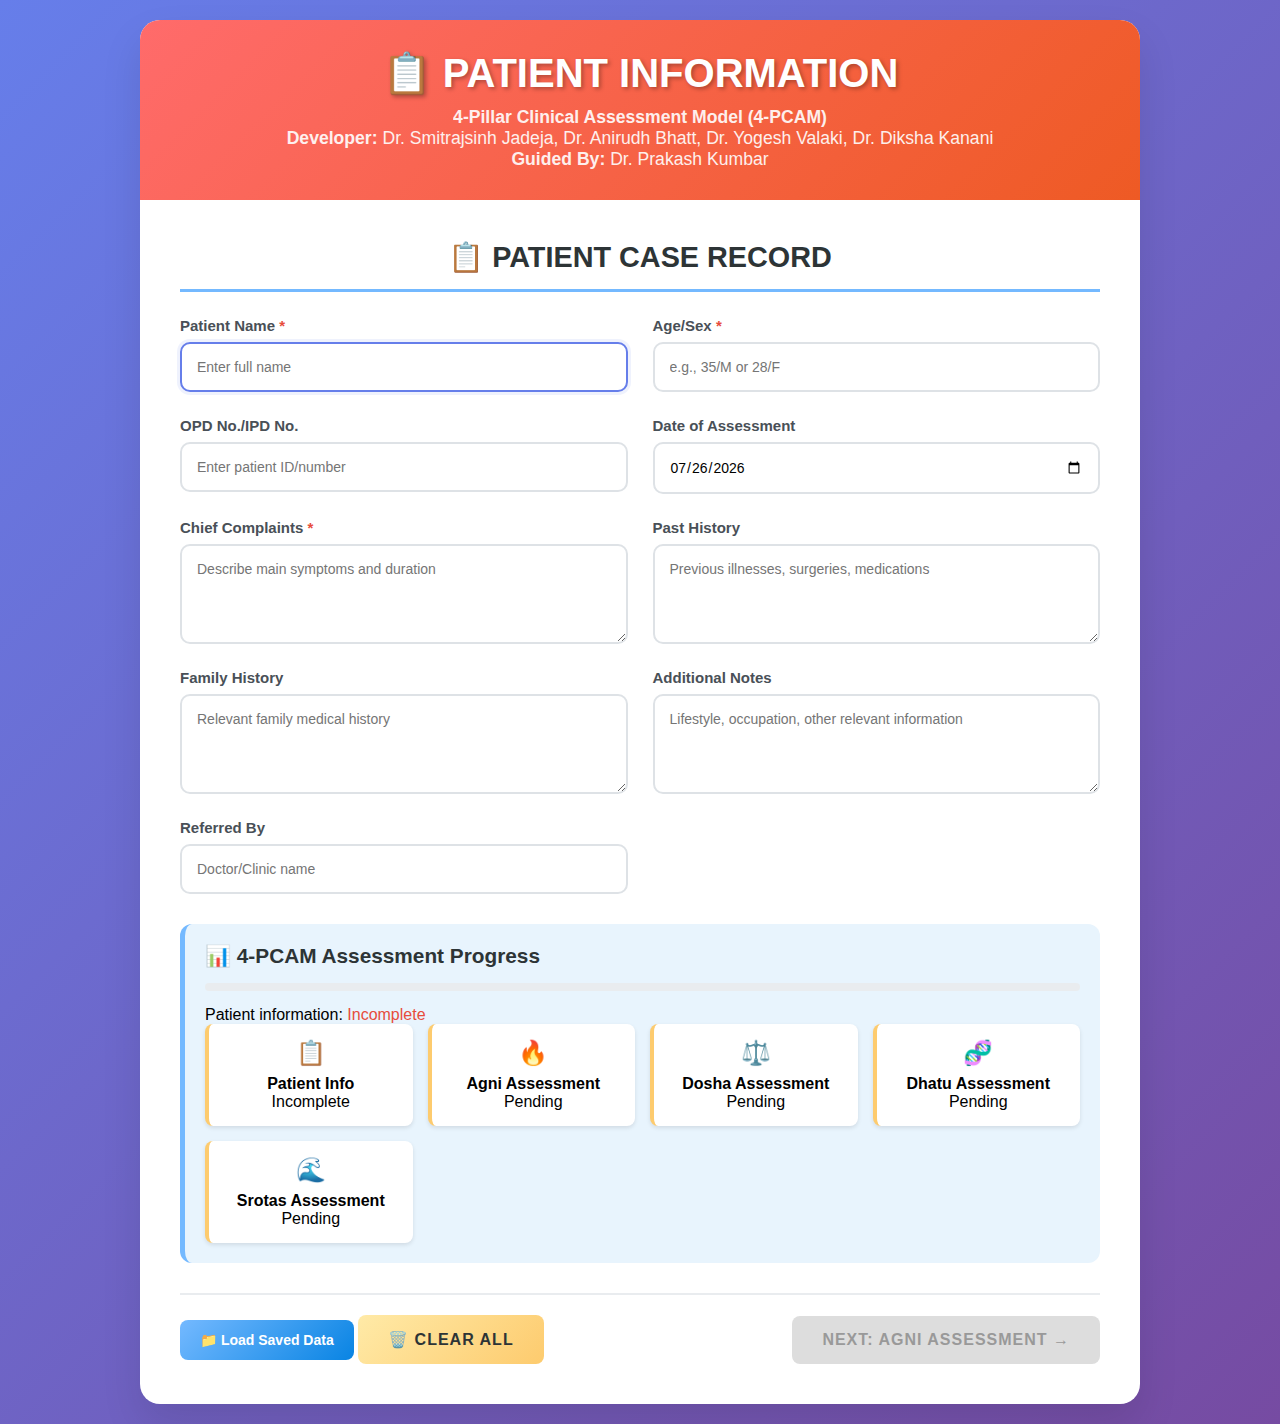
<file: index.html>
<!DOCTYPE html>
<html lang="en">
<head>
    <meta charset="UTF-8">
    <meta name="viewport" content="width=device-width, initial-scale=1.0">
    <title>Patient Information - 4-PCAM</title>
    <style>
        * {
            margin: 0;
            padding: 0;
            box-sizing: border-box;
        }

        body {
            font-family: 'Segoe UI', Tahoma, Geneva, Verdana, sans-serif;
            background: linear-gradient(135deg, #667eea 0%, #764ba2 100%);
            min-height: 100vh;
            padding: 20px;
        }

        .container {
            max-width: 1000px;
            margin: 0 auto;
            background: white;
            border-radius: 20px;
            box-shadow: 0 20px 40px rgba(0,0,0,0.1);
            overflow: hidden;
        }

        .header {
            background: linear-gradient(135deg, #ff6b6b, #ee5a24);
            color: white;
            padding: 30px;
            text-align: center;
        }

        .header h1 {
            font-size: 2.5em;
            margin-bottom: 10px;
            text-shadow: 2px 2px 4px rgba(0,0,0,0.3);
        }

        .header p {
            font-size: 1.1em;
            opacity: 0.9;
        }

        .content {
            padding: 40px;
        }

        .patient-record h2 {
            color: #2d3436;
            margin-bottom: 25px;
            font-size: 1.8em;
            text-align: center;
            border-bottom: 3px solid #74b9ff;
            padding-bottom: 15px;
        }

        .patient-form {
            display: grid;
            grid-template-columns: repeat(auto-fit, minmax(350px, 1fr));
            gap: 25px;
            margin-bottom: 30px;
        }

        .form-group {
            display: flex;
            flex-direction: column;
        }

        .form-group label {
            font-weight: 600;
            color: #495057;
            margin-bottom: 8px;
            font-size: 15px;
        }

        .form-group input, .form-group textarea {
            padding: 15px;
            border: 2px solid #dee2e6;
            border-radius: 10px;
            font-size: 14px;
            transition: all 0.3s;
            font-family: inherit;
        }

        .form-group input:focus, .form-group textarea:focus {
            outline: none;
            border-color: #667eea;
            box-shadow: 0 0 0 3px rgba(102, 126, 234, 0.1);
        }

        .form-group textarea {
            resize: vertical;
            min-height: 100px;
        }

        .required {
            color: #e74c3c;
        }

        .status-message {
            padding: 15px;
            border-radius: 8px;
            margin: 15px 0;
            font-weight: 500;
            display: none;
        }

        .status-success {
            background: #d4edda;
            color: #155724;
            border: 1px solid #c3e6cb;
        }

        .status-error {
            background: #f8d7da;
            color: #721c24;
            border: 1px solid #f5c6cb;
        }

        .status-info {
            background: #d1ecf1;
            color: #0c5460;
            border: 1px solid #bee5eb;
        }

        .nav-buttons {
            display: flex;
            justify-content: space-between;
            align-items: center;
            margin-top: 30px;
            padding-top: 20px;
            border-top: 2px solid #e9ecef;
        }

        .btn {
            padding: 15px 30px;
            border: none;
            border-radius: 8px;
            cursor: pointer;
            font-weight: 600;
            transition: all 0.3s;
            font-size: 16px;
            text-transform: uppercase;
            letter-spacing: 1px;
            text-decoration: none;
            display: inline-block;
            text-align: center;
        }

        .btn:hover {
            transform: translateY(-2px);
            box-shadow: 0 4px 12px rgba(0,0,0,0.15);
        }

        .btn-primary {
            background: linear-gradient(135deg, #00b894, #00a085);
            color: white;
        }

        .btn-secondary {
            background: linear-gradient(135deg, #636e72, #2d3436);
            color: white;
        }

        .btn-warning {
            background: linear-gradient(135deg, #ffeaa7, #fdcb6e);
            color: #2d3436;
        }

        .btn:disabled {
            background: #ddd;
            color: #999;
            cursor: not-allowed;
            transform: none;
        }

        .progress-section {
            background: #f8f9fa;
            padding: 20px;
            border-radius: 12px;
            margin: 20px 0;
        }

        .progress-bar {
            width: 100%;
            height: 8px;
            background: #e9ecef;
            border-radius: 4px;
            margin: 15px 0;
            overflow: hidden;
        }

        .progress-fill {
            height: 100%;
            background: linear-gradient(135deg, #00b894, #00a085);
            width: 0%;
            transition: width 0.5s ease;
        }

        .assessment-status {
            background: #e8f4fd;
            padding: 20px;
            border-radius: 12px;
            margin: 20px 0;
            border-left: 5px solid #74b9ff;
        }

        .assessment-status h3 {
            color: #2d3436;
            margin-bottom: 15px;
            font-size: 1.3em;
        }

        .status-grid {
            display: grid;
            grid-template-columns: repeat(auto-fit, minmax(200px, 1fr));
            gap: 15px;
        }

        .status-item {
            background: white;
            padding: 15px;
            border-radius: 8px;
            text-align: center;
            box-shadow: 0 2px 4px rgba(0,0,0,0.1);
        }

        .status-completed {
            border-left: 4px solid #00b894;
        }

        .status-pending {
            border-left: 4px solid #fdcb6e;
        }

        .status-icon {
            font-size: 24px;
            margin-bottom: 8px;
            display: block;
        }

        .file-input {
            display: none;
        }

        .file-button {
            display: inline-flex;
            align-items: center;
            gap: 8px;
            background: linear-gradient(135deg, #74b9ff, #0984e3);
            color: white;
            padding: 12px 20px;
            border-radius: 8px;
            cursor: pointer;
            font-weight: 600;
            transition: all 0.3s;
            border: none;
            font-size: 14px;
        }

        .file-button:hover {
            transform: translateY(-2px);
            box-shadow: 0 4px 12px rgba(0,0,0,0.15);
        }

        .validation-feedback {
            font-size: 12px;
            margin-top: 5px;
            color: #e74c3c;
            display: none;
        }

        .form-group.invalid .validation-feedback {
            display: block;
        }

        .form-group.invalid input,
        .form-group.invalid textarea {
            border-color: #e74c3c;
            box-shadow: 0 0 0 3px rgba(231, 76, 60, 0.1);
        }

        .form-group.valid input,
        .form-group.valid textarea {
            border-color: #00b894;
            box-shadow: 0 0 0 3px rgba(0, 184, 148, 0.1);
        }

        @media (max-width: 768px) {
            .patient-form {
                grid-template-columns: 1fr;
            }
            
            .nav-buttons {
                flex-direction: column;
                gap: 15px;
            }

            .status-grid {
                grid-template-columns: repeat(2, 1fr);
            }
        }
    </style>
</head>
<body>
    <div class="container">
        <div class="header">
            <h1>📋 PATIENT INFORMATION</h1>
            <p><strong>4-Pillar Clinical Assessment Model (4-PCAM)</strong></p>
            <p><strong>Developer:</strong> Dr. Smitrajsinh Jadeja, Dr. Anirudh Bhatt, Dr. Yogesh Valaki, Dr. Diksha Kanani</p>
            <p><strong>Guided By:</strong> Dr. Prakash Kumbar</p>
        </div>

        <div class="content">
            <div class="patient-record">
                <h2>📋 PATIENT CASE RECORD</h2>
                
                <div id="status-message" class="status-message"></div>
                
                                <div class="patient-form">
                    <div class="form-group" id="name-group">
                        <label for="patientName">Patient Name <span class="required">*</span></label>
                        <input type="text" id="patientName" placeholder="Enter full name" required>
                        <div class="validation-feedback">Please enter patient's full name</div>
                    </div>
                    <div class="form-group" id="agesex-group">
                        <label>Age/Sex <span class="required">*</span></label>
                        <input type="text" id="ageSex" placeholder="e.g., 35/M or 28/F" required>
                        <div class="validation-feedback">Please enter age and sex (e.g., 25/F)</div>
                    </div>
                    <div class="form-group">
                        <label>OPD No./IPD No.</label>
                        <input type="text" id="patientId" placeholder="Enter patient ID/number">
                    </div>
                    <div class="form-group">
                        <label>Date of Assessment</label>
                        <input type="date" id="assessmentDate">
                    </div>
                    <div class="form-group" id="complaints-group">
                        <label>Chief Complaints <span class="required">*</span></label>
                        <textarea id="complaints" placeholder="Describe main symptoms and duration" required></textarea>
                        <div class="validation-feedback">Please describe the chief complaints</div>
                    </div>
                    <div class="form-group">
                        <label>Past History</label>
                        <textarea id="pastHistory" placeholder="Previous illnesses, surgeries, medications"></textarea>
                    </div>
                    <div class="form-group">
                        <label>Family History</label>
                        <textarea id="familyHistory" placeholder="Relevant family medical history"></textarea>
                    </div>
                    <div class="form-group">
                        <label>Additional Notes</label>
                        <textarea id="additionalPoints" placeholder="Lifestyle, occupation, other relevant information"></textarea>
                    </div>
                    <div class="form-group">
                        <label>Referred By</label>
                        <input type="text" id="referredBy" placeholder="Doctor/Clinic name">
                    </div>
                </div>

                <div class="assessment-status">
                    <h3>📊 4-PCAM Assessment Progress</h3>
                    <div class="progress-bar">
                        <div class="progress-fill" id="progressFill"></div>
                    </div>
                    <p id="progress-text">Patient information: <span id="form-status">Incomplete</span></p>
                    
                    <div class="status-grid" id="assessment-status-grid">
                        <div class="status-item status-pending">
                            <span class="status-icon">📋</span>
                            <strong>Patient Info</strong>
                            <div id="patient-status">Incomplete</div>
                        </div>
                        <div class="status-item status-pending">
                            <span class="status-icon">🔥</span>
                            <strong>Agni Assessment</strong>
                            <div id="agni-status">Pending</div>
                        </div>
                        <div class="status-item status-pending">
                            <span class="status-icon">⚖️</span>
                            <strong>Dosha Assessment</strong>
                            <div id="dosha-status">Pending</div>
                        </div>
                        <div class="status-item status-pending">
                            <span class="status-icon">🧬</span>
                            <strong>Dhatu Assessment</strong>
                            <div id="dhatu-status">Pending</div>
                        </div>
                        <div class="status-item status-pending">
                            <span class="status-icon">🌊</span>
                            <strong>Srotas Assessment</strong>
                            <div id="srotas-status">Pending</div>
                        </div>
                    </div>
                </div>

                <div class="nav-buttons">
                    <div>
                        <input type="file" id="fileInput" class="file-input" accept=".json">
                        <button class="file-button" onclick="document.getElementById('fileInput').click()">
                            📁 Load Saved Data
                        </button>
                        <button class="btn btn-warning" onclick="clearAllData()">🗑️ Clear All</button>
                    </div>
                    <button class="btn btn-primary" id="next-btn" onclick="proceedToAgni()" disabled>Next: Agni Assessment →</button>
                </div>
            </div>
        </div>
    </div>

    <script>
        // Patient information management - Fixed structure
        let patientData = {
            name: '',
            ageSex: '',
            patientId: '',
            assessmentDate: '',
            complaints: '',
            pastHistory: '',
            familyHistory: '',
            additionalPoints: '',
            referredBy: '',
            timestamp: null,
            completed: false
        };

        // Assessment status tracking
        let assessmentStatus = {
            patient: false,
            agni: false,
            dosha: false,
            dhatu: false,
            srotas: false
        };

        // Initialize on page load
        document.addEventListener('DOMContentLoaded', function() {
            // Set today's date as default
            const today = new Date().toISOString().split('T')[0];
            document.getElementById('assessmentDate').value = today;
            
            // Add validation listeners
            setupValidation();
            
            // Auto-save on input
            setupAutoSave();
            
            // Try to restore previous data
            restoreAutoSavedData();
            
            // Load assessment status
            loadAssessmentStatus();
            
            // Initial validation
            validateForm();

            // Setup file input listener
            document.getElementById('fileInput').addEventListener('change', handleFileLoad);
        });

        function setupValidation() {
            const requiredFields = ['patientName', 'ageSex', 'complaints'];
            
            requiredFields.forEach(fieldId => {
                const element = document.getElementById(fieldId);
                if (element) {
                    element.addEventListener('input', function() {
                        validateField(this);
                        validateForm();
                    });
                    element.addEventListener('blur', function() {
                        validateField(this);
                    });
                }
            });
        }

        function validateField(element) {
            const value = element.value.trim();
            const group = element.closest('.form-group');
            
            if (!group) return;
            
            // Remove existing validation classes
            group.classList.remove('valid', 'invalid');
            
            if (element.hasAttribute('required')) {
                if (!value) {
                    group.classList.add('invalid');
                    return false;
                } else if (element.id === 'ageSex' && !validateAgeGenderFormat(value)) {
                    group.classList.add('invalid');
                    return false;
                } else {
                    group.classList.add('valid');
                    return true;
                }
            }
            
            return true;
        }

        function validateAgeGenderFormat(value) {
            // Accept formats like: 25/M, 30/F, 45 / M, 35/m, etc.
            const regex = /^\d+\s*\/\s*[mfMF]$/;
            return regex.test(value.trim());
        }

        function setupAutoSave() {
            const fields = ['patientName', 'ageSex', 'patientId', 'assessmentDate', 
                           'complaints', 'pastHistory', 'familyHistory', 'additionalPoints', 'referredBy'];
            
            fields.forEach(fieldId => {
                const element = document.getElementById(fieldId);
                if (element) {
                    element.addEventListener('input', debounce(autoSave, 1000));
                }
            });
        }

        function debounce(func, wait) {
            let timeout;
            return function executedFunction(...args) {
                const later = () => {
                    clearTimeout(timeout);
                    func(...args);
                };
                clearTimeout(timeout);
                timeout = setTimeout(later, wait);
            };
        }

        function validateForm() {
            const name = document.getElementById('patientName').value.trim();
            const ageSex = document.getElementById('ageSex').value.trim();
            const complaints = document.getElementById('complaints').value.trim();
            
            const isValid = name && ageSex && validateAgeGenderFormat(ageSex) && complaints;
            const nextBtn = document.getElementById('next-btn');
            const statusEl = document.getElementById('form-status');
            const patientStatusEl = document.getElementById('patient-status');
            
            if (isValid) {
                nextBtn.disabled = false;
                nextBtn.style.background = 'linear-gradient(135deg, #00b894, #00a085)';
                statusEl.textContent = 'Complete ✓';
                statusEl.style.color = '#00b894';
                patientStatusEl.textContent = 'Complete ✓';
                patientStatusEl.parentElement.classList.remove('status-pending');
                patientStatusEl.parentElement.classList.add('status-completed');
                assessmentStatus.patient = true;
                hideStatusMessage();
            } else {
                nextBtn.disabled = true;
                nextBtn.style.background = '#ddd';
                statusEl.textContent = 'Incomplete';
                statusEl.style.color = '#e74c3c';
                patientStatusEl.textContent = 'Incomplete';
                patientStatusEl.parentElement.classList.remove('status-completed');
                patientStatusEl.parentElement.classList.add('status-pending');
                assessmentStatus.patient = false;
            }
            
            updateProgress();
        }

        function updateProgress() {
            const completedCount = Object.values(assessmentStatus).filter(status => status).length;
            const progress = (completedCount / 5) * 100;
            document.getElementById('progressFill').style.width = progress + '%';
        }

        function loadAssessmentStatus() {
            // Check each assessment completion status
            try {
                // Check Agni
                const agniData = localStorage.getItem('4pcam_agni_data');
                if (agniData) {
                    const data = JSON.parse(agniData);
                    if (data.completed) {
                        assessmentStatus.agni = true;
                        updateStatusDisplay('agni', 'Complete ✓', true);
                    }
                }

                // Check Dosha
                const doshaData = localStorage.getItem('4pcam_dosha_data');
                if (doshaData) {
                    const data = JSON.parse(doshaData);
                    if (data.completed) {
                        assessmentStatus.dosha = true;
                        updateStatusDisplay('dosha', 'Complete ✓', true);
                    }
                }

                // Check Dhatu
                const dhatuData = localStorage.getItem('4pcam_dhatu_data');
                if (dhatuData) {
                    const data = JSON.parse(dhatuData);
                    if (data.completed) {
                        assessmentStatus.dhatu = true;
                        updateStatusDisplay('dhatu', 'Complete ✓', true);
                    }
                }

                // Check Srotas
                const srotasData = localStorage.getItem('4pcam_srotas_data');
                if (srotasData) {
                    const data = JSON.parse(srotasData);
                    if (data.completed) {
                        assessmentStatus.srotas = true;
                        updateStatusDisplay('srotas', 'Complete ✓', true);
                    }
                }

                updateProgress();
            } catch (e) {
                console.log('Error loading assessment status:', e);
            }
        }

        function updateStatusDisplay(assessment, text, completed) {
            const statusEl = document.getElementById(`${assessment}-status`);
            if (statusEl) {
                statusEl.textContent = text;
                const parentElement = statusEl.parentElement;
                if (completed) {
                    parentElement.classList.remove('status-pending');
                    parentElement.classList.add('status-completed');
                } else {
                    parentElement.classList.remove('status-completed');
                    parentElement.classList.add('status-pending');
                }
            }
        }

        function savePatientData() {
            patientData = {
                name: document.getElementById('patientName').value.trim(),
                ageSex: document.getElementById('ageSex').value.trim(),
                patientId: document.getElementById('patientId').value.trim(),
                assessmentDate: document.getElementById('assessmentDate').value,
                complaints: document.getElementById('complaints').value.trim(),
                pastHistory: document.getElementById('pastHistory').value.trim(),
                familyHistory: document.getElementById('familyHistory').value.trim(),
                additionalPoints: document.getElementById('additionalPoints').value.trim(),
                referredBy: document.getElementById('referredBy').value.trim(),
                timestamp: new Date().toISOString(),
                completed: assessmentStatus.patient
            };
            
            localStorage.setItem('4pcam_patient_data', JSON.stringify(patientData));
            return patientData;
        }

        function autoSave() {
            savePatientData();
            showStatusMessage('Data auto-saved', 'info', 2000);
        }

        function restoreAutoSavedData() {
            const saved = localStorage.getItem('4pcam_patient_data');
            if (saved) {
                try {
                    const data = JSON.parse(saved);
                    if (data.name) {
                        document.getElementById('patientName').value = data.name || '';
                        document.getElementById('ageSex').value = data.ageSex || '';
                        document.getElementById('patientId').value = data.patientId || '';
                        document.getElementById('assessmentDate').value = data.assessmentDate || '';
                        document.getElementById('complaints').value = data.complaints || '';
                        document.getElementById('pastHistory').value = data.pastHistory || '';
                        document.getElementById('familyHistory').value = data.familyHistory || '';
                        document.getElementById('additionalPoints').value = data.additionalPoints || '';
                        document.getElementById('referredBy').value = data.referredBy || '';
                        
                        showStatusMessage(`Auto-saved data restored for ${data.name}`, 'success', 3000);
                        validateForm();
                    }
                } catch (e) {
                    console.log('Could not restore auto-saved data:', e);
                }
            }
        }

        function handleFileLoad(event) {
            const file = event.target.files[0];
            if (!file) return;

            const reader = new FileReader();
            reader.onload = function(e) {
                try {
                    const data = JSON.parse(e.target.result);
                    
                    // Check if it's a complete 4-PCAM file or just patient data
                    let patientInfo = data.patient || data;
                    
                    if (patientInfo && patientInfo.name) {
                        // Load patient information
                        document.getElementById('patientName').value = patientInfo.name || '';
                        document.getElementById('ageSex').value = patientInfo.ageSex || '';
                        document.getElementById('patientId').value = patientInfo.patientId || '';
                        document.getElementById('assessmentDate').value = patientInfo.assessmentDate || '';
                        document.getElementById('complaints').value = patientInfo.complaints || '';
                        document.getElementById('pastHistory').value = patientInfo.pastHistory || '';
                        document.getElementById('familyHistory').value = patientInfo.familyHistory || '';
                        document.getElementById('additionalPoints').value = patientInfo.additionalPoints || '';
                        document.getElementById('referredBy').value = patientInfo.referredBy || '';
                        
                        // If it's a complete file, restore all assessment data
                        if (data.agni || data.dosha || data.dhatu || data.srotas) {
                            if (data.agni) localStorage.setItem('4pcam_agni_data', JSON.stringify(data.agni));
                            if (data.dosha) localStorage.setItem('4pcam_dosha_data', JSON.stringify(data.dosha));
                            if (data.dhatu) localStorage.setItem('4pcam_dhatu_data', JSON.stringify(data.dhatu));
                            if (data.srotas) localStorage.setItem('4pcam_srotas_data', JSON.stringify(data.srotas));
                            localStorage.setItem('4pcam_combined_data', JSON.stringify(data));
                            
                            showStatusMessage('Complete assessment data loaded successfully!', 'success', 4000);
                            loadAssessmentStatus();
                        } else {
                            showStatusMessage('Patient data loaded successfully!', 'success', 3000);
                        }
                        
                        validateForm();
                    } else {
                        showStatusMessage('Invalid file format. Please select a valid 4-PCAM file.', 'error');
                    }
                } catch (error) {
                    showStatusMessage('Error reading file. Please check the file format.', 'error');
                    console.error('File loading error:', error);
                }
            };
            reader.readAsText(file);
            
            // Reset file input
            event.target.value = '';
        }

        function showStatusMessage(message, type, duration = 5000) {
            const statusEl = document.getElementById('status-message');
            statusEl.textContent = message;
            statusEl.className = `status-message status-${type}`;
            statusEl.style.display = 'block';
            
            if (duration > 0) {
                setTimeout(hideStatusMessage, duration);
            }
        }

        function hideStatusMessage() {
            const statusEl = document.getElementById('status-message');
            statusEl.style.display = 'none';
        }

        function clearAllData() {
            if (confirm('⚠️ Are you sure you want to clear ALL data?\n\nThis will permanently remove:\n• Patient information\n• All assessment results\n• All selected symptoms\n\nThis action cannot be undone!')) {
                // Clear all localStorage data
                localStorage.removeItem('4pcam_patient_data');
                localStorage.removeItem('4pcam_agni_data');
                localStorage.removeItem('4pcam_dosha_data');
                localStorage.removeItem('4pcam_dhatu_data');
                localStorage.removeItem('4pcam_srotas_data');
                localStorage.removeItem('4pcam_combined_data');

                // Reset form
                document.getElementById('patientName').value = '';
                document.getElementById('ageSex').value = '';
                document.getElementById('patientId').value = '';
                document.getElementById('assessmentDate').value = new Date().toISOString().split('T')[0];
                document.getElementById('complaints').value = '';
                document.getElementById('pastHistory').value = '';
                document.getElementById('familyHistory').value = '';
                document.getElementById('additionalPoints').value = '';
                document.getElementById('referredBy').value = '';

                // Reset assessment status
                assessmentStatus = {
                    patient: false,
                    agni: false,
                    dosha: false,
                    dhatu: false,
                    srotas: false
                };

                // Update displays
                updateStatusDisplay('agni', 'Pending', false);
                updateStatusDisplay('dosha', 'Pending', false);
                updateStatusDisplay('dhatu', 'Pending', false);
                updateStatusDisplay('srotas', 'Pending', false);

                validateForm();
                showStatusMessage('✅ All data cleared successfully!', 'success', 3000);
            }
        }

        function proceedToAgni() {
            const name = document.getElementById('patientName').value.trim();
            const ageSex = document.getElementById('ageSex').value.trim();
            const complaints = document.getElementById('complaints').value.trim();
            
            if (!name || !ageSex || !complaints) {
                showStatusMessage('Please fill in all required fields before proceeding.', 'error');
                return;
            }

            if (!validateAgeGenderFormat(ageSex)) {
                showStatusMessage('Please enter age/sex in correct format (e.g., 25/F)', 'error');
                return;
            }
            
            // Save data before proceeding
            const savedData = savePatientData();
            
            // Store in sessionStorage for immediate access by next page
            sessionStorage.setItem('4pcam_current_patient', JSON.stringify(savedData));
            
            // Save to combined data structure
            saveToCombinedData(savedData);

            showStatusMessage('Patient information saved successfully!', 'success', 2000);
            
            // Navigate to Agni assessment after brief delay
            setTimeout(() => {
                window.location.href = 'agni-dusti.html';
            }, 1000);
        }

        function saveToCombinedData(patientData) {
            let combinedData = {};
            
            // Load existing combined data
            const existing = localStorage.getItem('4pcam_combined_data');
            if (existing) {
                try {
                    combinedData = JSON.parse(existing);
                } catch (e) {
                    combinedData = {};
                }
            }

            // Update with current patient data
            combinedData.patient = patientData;
            combinedData.timestamp = new Date().toISOString();

            localStorage.setItem('4pcam_combined_data', JSON.stringify(combinedData));
        }

        // Keyboard shortcuts
        document.addEventListener('keydown', function(e) {
            if (e.ctrlKey && e.key === 's') {
                e.preventDefault();
                savePatientData();
                showStatusMessage('Patient data saved!', 'success', 2000);
            }
            if (e.key === 'Enter' && e.ctrlKey) {
                e.preventDefault();
                proceedToAgni();
            }
            if (e.key === 'Escape') {
                clearAllData();
            }
        });

        // Auto-focus on first field
        document.addEventListener('DOMContentLoaded', function() {
            setTimeout(() => {
                const firstField = document.getElementById('patientName');
                if (firstField && !firstField.value) {
                    firstField.focus();
                }
            }, 500);
        });

        // Prevent form submission on Enter (except with Ctrl)
        document.addEventListener('keydown', function(e) {
            if (e.key === 'Enter' && !e.ctrlKey && e.target.tagName !== 'TEXTAREA') {
                e.preventDefault();
                // Move to next field
                const inputs = Array.from(document.querySelectorAll('input, textarea'));
                const currentIndex = inputs.indexOf(e.target);
                if (currentIndex >= 0 && currentIndex < inputs.length - 1) {
                    inputs[currentIndex + 1].focus();
                }
            }
        });

        // Handle page visibility change (auto-save when leaving page)
        document.addEventListener('visibilitychange', function() {
            if (document.hidden) {
                savePatientData();
            }
        });

        // Handle page unload (save before leaving)
        window.addEventListener('beforeunload', function() {
            savePatientData();
        });

        console.log("✅ Fixed Patient Information System loaded successfully!");
        console.log("📋 Features: Auto-save, Validation, File Load/Save, Assessment Status Tracking");
    </script>
</body>
</html>
</file>
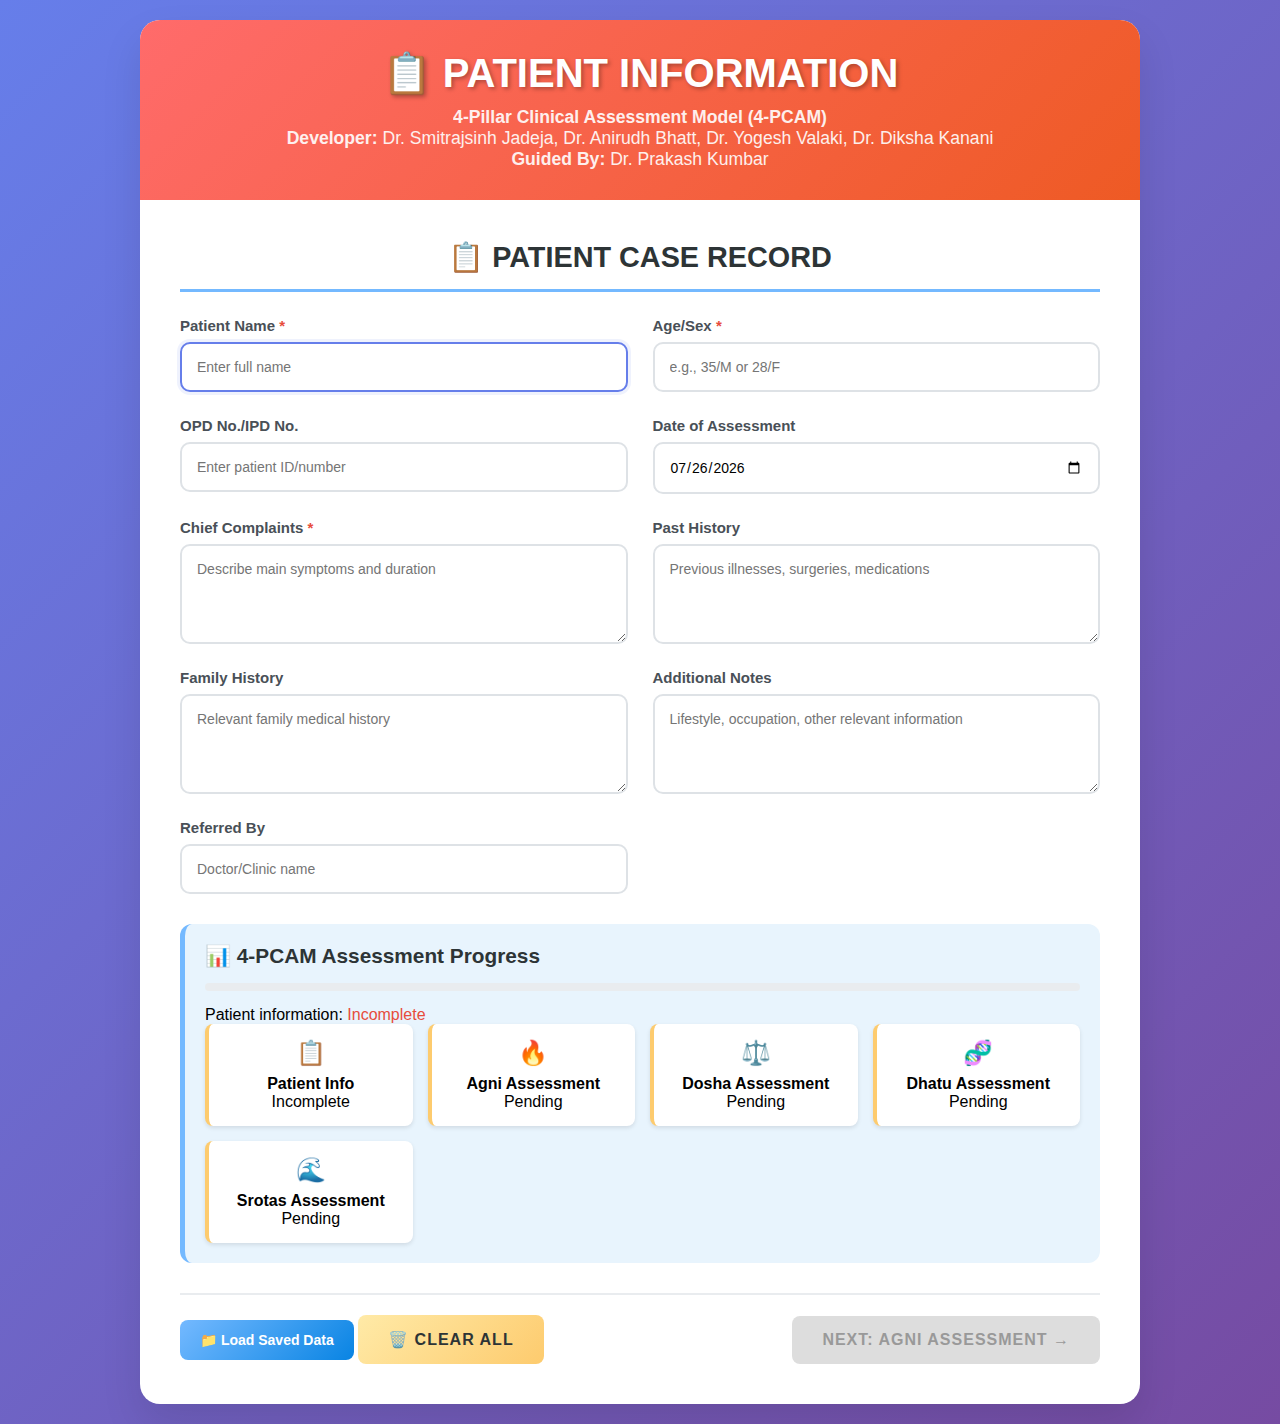
<file: agni-dusti.html>
<!DOCTYPE html>
<html lang="en">
<head>
    <meta charset="UTF-8">
    <meta name="viewport" content="width=device-width, initial-scale=1.0">
    <title>Agni Dusti Assessment - 4-PCAM</title>
    <style>
        * {
            margin: 0;
            padding: 0;
            box-sizing: border-box;
        }

        body {
            font-family: 'Segoe UI', Tahoma, Geneva, Verdana, sans-serif;
            background: linear-gradient(135deg, #667eea 0%, #764ba2 100%);
            min-height: 100vh;
            padding: 20px;
        }

        .container {
            max-width: 1200px;
            margin: 0 auto;
            background: white;
            border-radius: 20px;
            box-shadow: 0 20px 40px rgba(0,0,0,0.1);
            overflow: hidden;
        }

        .header {
            background: linear-gradient(135deg, #ff6b6b, #ee5a24);
            color: white;
            padding: 30px;
            text-align: center;
        }

        .header h1 {
            font-size: 2.5em;
            margin-bottom: 10px;
            text-shadow: 2px 2px 4px rgba(0,0,0,0.3);
        }

        .header p {
            font-size: 1.1em;
            opacity: 0.9;
        }

        .content {
            padding: 30px;
        }

        .assessment-header {
            background: linear-gradient(135deg, #74b9ff, #0984e3);
            color: white;
            padding: 25px;
            border-radius: 12px;
            text-align: center;
            margin-bottom: 25px;
        }

        .assessment-header h3 {
            font-size: 1.8em;
            margin-bottom: 10px;
        }

        .instructions {
            background: #e8f4fd;
            color: #2d3436;
            padding: 20px;
            border-radius: 10px;
            margin-bottom: 25px;
            border-left: 5px solid #74b9ff;
            font-weight: 500;
        }

        .patient-info {
            background: #f8f9fa;
            padding: 15px;
            border-radius: 10px;
            margin-bottom: 20px;
            display: grid;
            grid-template-columns: repeat(auto-fit, minmax(200px, 1fr));
            gap: 15px;
        }

        .progress-tracker {
            background: #fff3cd;
            padding: 15px;
            border-radius: 10px;
            margin-bottom: 20px;
            border-left: 5px solid #ffc107;
        }

        .progress-tracker h4 {
            color: #856404;
            margin-bottom: 10px;
        }

        .progress-grid {
            display: grid;
            grid-template-columns: repeat(auto-fit, minmax(150px, 1fr));
            gap: 10px;
        }

        .progress-item {
            background: white;
            padding: 10px;
            border-radius: 6px;
            text-align: center;
            font-size: 12px;
            border: 2px solid transparent;
        }

        .progress-current {
            border-color: #ffc107;
            font-weight: bold;
        }

        .progress-completed {
            background: #d4edda;
            border-color: #00b894;
        }

        .assessment-table {
            width: 100%;
            border-collapse: collapse;
            margin-bottom: 30px;
            box-shadow: 0 4px 6px rgba(0,0,0,0.1);
            border-radius: 12px;
            overflow: hidden;
        }

        .assessment-table th {
            background: linear-gradient(135deg, #2d3436, #636e72);
            color: white;
            padding: 15px;
            text-align: center;
            font-weight: 600;
        }

        .assessment-table td {
            padding: 12px;
            text-align: center;
            border-bottom: 1px solid #dee2e6;
            vertical-align: middle;
        }

        .assessment-table tr:nth-child(even) {
            background: #f8f9fa;
        }

        .parameter-cell {
            background: #e3f2fd !important;
            font-weight: 600;
            text-align: left !important;
            min-width: 150px;
        }

        .clickable-cell {
            cursor: pointer;
            transition: all 0.3s;
            border-radius: 8px;
            margin: 2px;
            padding: 10px !important;
            position: relative;
        }

        .clickable-cell:hover {
            transform: translateY(-2px);
            box-shadow: 0 4px 8px rgba(0,0,0,0.15);
        }

        .clickable-cell.selected {
            border: 3px solid #667eea;
            background: #e3f2fd !important;
            font-weight: bold;
            transform: scale(1.02);
        }

        .vishama { background: #fff3e0; }
        .tikshna { background: #ffebee; }
        .manda { background: #e8f5e8; }
        .sama { background: #e3f2fd; }

        .score-summary {
            display: grid;
            grid-template-columns: repeat(auto-fit, minmax(200px, 1fr));
            gap: 20px;
            margin: 25px 0;
        }

        .score-card {
            background: linear-gradient(135deg, #a8edea, #fed6e3);
            padding: 20px;
            border-radius: 12px;
            text-align: center;
            box-shadow: 0 4px 6px rgba(0,0,0,0.1);
            transition: transform 0.3s;
        }

        .score-card:hover {
            transform: translateY(-3px);
        }

        .score-card h4 {
            color: #2d3436;
            margin-bottom: 10px;
            font-size: 1em;
        }

        .score-value {
            font-size: 2.2em;
            font-weight: bold;
            color: #667eea;
        }

        .selected-symptoms {
            background: #fff3cd;
            padding: 15px;
            border-radius: 8px;
            margin: 15px 0;
            border-left: 4px solid #ffc107;
        }

        .selected-symptoms h5 {
            color: #856404;
            margin-bottom: 10px;
        }

        .symptom-list {
            display: grid;
            grid-template-columns: repeat(auto-fit, minmax(250px, 1fr));
            gap: 10px;
        }

        .symptom-item {
            background: #fff;
            padding: 8px 12px;
            border-radius: 6px;
            border: 1px solid #ffeaa7;
            font-size: 13px;
        }

        .results-section {
            background: #f1f2f6;
            padding: 25px;
            border-radius: 12px;
            margin-top: 25px;
        }

        .results-section h4 {
            color: #2d3436;
            margin-bottom: 15px;
            font-size: 1.3em;
        }

        .severity-indicator {
            display: inline-block;
            padding: 8px 16px;
            border-radius: 20px;
            font-weight: 600;
            margin: 5px;
            font-size: 13px;
        }

        .normal { background: #00b894; color: white; }
        .mild { background: #fdcb6e; color: #2d3436; }
        .moderate { background: #e17055; color: white; }
        .severe { background: #d63031; color: white; }

        .nav-buttons {
            display: flex;
            justify-content: space-between;
            align-items: center;
            margin-top: 30px;
            padding-top: 20px;
            border-top: 2px solid #e9ecef;
        }

        .btn {
            padding: 12px 25px;
            border: none;
            border-radius: 8px;
            cursor: pointer;
            font-weight: 600;
            transition: all 0.3s;
            font-size: 14px;
            text-transform: uppercase;
            letter-spacing: 1px;
            text-decoration: none;
            display: inline-block;
        }

        .btn:hover {
            transform: translateY(-2px);
            box-shadow: 0 4px 12px rgba(0,0,0,0.15);
        }

        .btn-primary {
            background: linear-gradient(135deg, #00b894, #00a085);
            color: white;
        }

        .btn-secondary {
            background: linear-gradient(135deg, #636e72, #2d3436);
            color: white;
        }

        .btn:disabled {
            background: #ddd;
            color: #999;
            cursor: not-allowed;
            transform: none;
        }

        .auto-save-indicator {
            position: fixed;
            top: 20px;
            right: 20px;
            background: #00b894;
            color: white;
            padding: 8px 15px;
            border-radius: 20px;
            font-size: 12px;
            font-weight: 600;
            opacity: 0;
            transition: opacity 0.3s;
            z-index: 1000;
        }

        .auto-save-indicator.show {
            opacity: 1;
        }

        @media (max-width: 768px) {
            .nav-buttons {
                flex-direction: column;
                gap: 15px;
            }
            
            .score-summary {
                grid-template-columns: repeat(2, 1fr);
            }
            
            .patient-info {
                grid-template-columns: 1fr;
            }

            .progress-grid {
                grid-template-columns: repeat(3, 1fr);
            }
        }
    </style>
</head>
<body>
    <div class="auto-save-indicator" id="auto-save-indicator">💾 Auto-saved</div>

    <div class="container">
        <div class="header">
            <h1>🔥 AGNI DUSTI ASSESSMENT</h1>
            <p><strong>PILLAR 1 of 4-PCAM</strong></p>
            <p>Digestive Fire Evaluation Based on Classical Ayurvedic Principles</p>
        </div>

        <div class="content">
            <div class="patient-info" id="patient-info">
                <!-- Patient info will be loaded here -->
            </div>

            <div class="progress-tracker">
                <h4>📊 4-PCAM Assessment Progress</h4>
                <div class="progress-grid">
                    <div class="progress-item progress-completed">✓ Patient Info</div>
                    <div class="progress-item progress-current">🔥 Agni Assessment</div>
                    <div class="progress-item">⚖️ Dosha Assessment</div>
                    <div class="progress-item">🧬 Dhatu Assessment</div>
                    <div class="progress-item">🌊 Srotas Assessment</div>
                </div>
            </div>

            <div class="assessment-header">
                <h3>🔥 PILLAR 1: AGNI DUSTI ASSESSMENT</h3>
                <p>Based on types of Agni and classical lakṣaṇas from Charaka, Ashtanga Hridaya</p>
            </div>

            <div class="instructions">
                <strong>📋 SCORING INSTRUCTIONS:</strong> Give 1 point for each symptom that matches a column (Viṣama/Tīkṣṇa/Manda/Sama). Click on the cell that best matches the patient's presentation for each parameter. The assessment will auto-save your progress.
            </div>

            <table class="assessment-table">
                <thead>
                    <tr>
                        <th style="width: 20%;">Parameter</th>
                        <th style="width: 20%;">Viṣama Agni<br><small>(Vata Duṣṭi)</small></th>
                        <th style="width: 20%;">Tīkṣṇa Agni<br><small>(Pitta Duṣṭi)</small></th>
                        <th style="width: 20%;">Manda Agni<br><small>(Kapha Duṣṭi)</small></th>
                        <th style="width: 20%;">Sama Agni<br><small>(Balanced)</small></th>
                    </tr>
                </thead>
                <tbody>
                    <tr>
                        <td class="parameter-cell">1. Hunger</td>
                        <td class="clickable-cell vishama" data-parameter="hunger" data-type="vishama">Irregular, unpredictable</td>
                        <td class="clickable-cell tikshna" data-parameter="hunger" data-type="tikshna">Excessive, frequent hunger</td>
                        <td class="clickable-cell manda" data-parameter="hunger" data-type="manda">Poor, delayed hunger</td>
                        <td class="clickable-cell sama" data-parameter="hunger" data-type="sama">Timely, appropriate</td>
                    </tr>
                    <tr>
                        <td class="parameter-cell">2. Digestion Timing</td>
                        <td class="clickable-cell vishama" data-parameter="digestion" data-type="vishama">Sometimes fast, sometimes slow</td>
                        <td class="clickable-cell tikshna" data-parameter="digestion" data-type="tikshna">Very rapid digestion</td>
                        <td class="clickable-cell manda" data-parameter="digestion" data-type="manda">Very slow, sluggish</td>
                        <td class="clickable-cell sama" data-parameter="digestion" data-type="sama">Timely, comfortable</td>
                    </tr>
                    <tr>
                        <td class="parameter-cell">3. Stool Formation</td>
                        <td class="clickable-cell vishama" data-parameter="stool" data-type="vishama">Alternate constipation & loose</td>
                        <td class="clickable-cell tikshna" data-parameter="stool" data-type="tikshna">Frequent, loose, burning</td>
                        <td class="clickable-cell manda" data-parameter="stool" data-type="manda">Constipated, sticky, mucoid</td>
                        <td class="clickable-cell sama" data-parameter="stool" data-type="sama">Well-formed, once/day</td>
                    </tr>
                    <tr>
                        <td class="parameter-cell">4. Bloating/Discomfort</td>
                        <td class="clickable-cell vishama" data-parameter="bloating" data-type="vishama">Gas, gurgling, erratic</td>
                        <td class="clickable-cell tikshna" data-parameter="bloating" data-type="tikshna">Burning sensation</td>
                        <td class="clickable-cell manda" data-parameter="bloating" data-type="manda">Heaviness, lethargy</td>
                        <td class="clickable-cell sama" data-parameter="bloating" data-type="sama">No discomfort</td>
                    </tr>
                    <tr>
                        <td class="parameter-cell">5. Appetite Response</td>
                        <td class="clickable-cell vishama" data-parameter="appetite" data-type="vishama">Becomes erratic</td>
                        <td class="clickable-cell tikshna" data-parameter="appetite" data-type="tikshna">Becomes hungrier</td>
                        <td class="clickable-cell manda" data-parameter="appetite" data-type="manda">Becomes duller</td>
                        <td class="clickable-cell sama" data-parameter="appetite" data-type="sama">Stays steady</td>
                    </tr>
                    <tr>
                        <td class="parameter-cell">6. Tongue Coating</td>
                        <td class="clickable-cell vishama" data-parameter="tongue" data-type="vishama">Variable, sometimes dry</td>
                        <td class="clickable-cell tikshna" data-parameter="tongue" data-type="tikshna">Red, yellow tinge</td>
                        <td class="clickable-cell manda" data-parameter="tongue" data-type="manda">Thick white coating</td>
                        <td class="clickable-cell sama" data-parameter="tongue" data-type="sama">Clean</td>
                    </tr>
                    <tr>
                        <td class="parameter-cell">7. After Food Sensation</td>
                        <td class="clickable-cell vishama" data-parameter="afterfood" data-type="vishama">Bloated or unsatisfied</td>
                        <td class="clickable-cell tikshna" data-parameter="afterfood" data-type="tikshna">Hungry again quickly</td>
                        <td class="clickable-cell manda" data-parameter="afterfood" data-type="manda">Heavy, sleepy</td>
                        <td class="clickable-cell sama" data-parameter="afterfood" data-type="sama">Light and content</td>
                    </tr>
                    <tr>
                        <td class="parameter-cell">8. Weight Change</td>
                        <td class="clickable-cell vishama" data-parameter="weight" data-type="vishama">Unpredictable</td>
                        <td class="clickable-cell tikshna" data-parameter="weight" data-type="tikshna">Weight loss despite eating</td>
                        <td class="clickable-cell manda" data-parameter="weight" data-type="manda">Weight gain despite eating</td>
                        <td class="clickable-cell sama" data-parameter="weight" data-type="sama">Maintains weight</td>
                    </tr>
                </tbody>
            </table>

            <div class="score-summary">
                <div class="score-card">
                    <h4>Viṣama Agni</h4>
                    <div class="score-value" id="agni-vishama-score">0</div>
                </div>
                <div class="score-card">
                    <h4>Tīkṣṇa Agni</h4>
                    <div class="score-value" id="agni-tikshna-score">0</div>
                </div>
                <div class="score-card">
                    <h4>Manda Agni</h4>
                    <div class="score-value" id="agni-manda-score">0</div>
                </div>
                <div class="score-card">
                    <h4>Sama Agni</h4>
                    <div class="score-value" id="agni-sama-score">0</div>
                </div>
            </div>

            <div class="results-section">
                <h4>📊 Agni Assessment Results</h4>
                <div id="agni-results">Complete the assessment to see results...</div>
            </div>

            <div class="nav-buttons">
                <a href="index.html" class="btn btn-secondary">← Back to Patient Info</a>
                <button class="btn btn-primary" id="agni-complete-btn" onclick="completeAgniAssessment()" disabled>Complete Assessment → Dosha</button>
            </div>
        </div>
    </div>

    <script>
        // Agni assessment data - Fixed structure
        let agniData = {
            vishama: 0,
            tikshna: 0,
            manda: 0,
            sama: 0,
            selections: {},
            selectedSymptoms: {},
            completed: false,
            timestamp: null
        };

        let patientData = {};

        // Initialize on page load
        document.addEventListener('DOMContentLoaded', function() {
            loadPatientData();
            loadPreviousAgniData();
            
            // Add click listeners to all assessment cells
            document.querySelectorAll('.clickable-cell').forEach(cell => {
                cell.addEventListener('click', function() {
                    handleCellClick(this);
                });
            });

            updateDisplay();
            showAutoSaveIndicator();
            
            console.log('🔥 Fixed Agni Dusti Assessment System loaded successfully');
        });

        function loadPatientData() {
            // Try multiple sources for patient data
            let data = null;
            
            // 1. Try session storage first (from index.html)
            const sessionData = sessionStorage.getItem('4pcam_current_patient');
            if (sessionData) {
                try {
                    data = JSON.parse(sessionData);
                } catch (e) {
                    console.log('Could not parse session data');
                }
            }
            
            // 2. Fallback to localStorage
            if (!data) {
                const localData = localStorage.getItem('4pcam_patient_data');
                if (localData) {
                    try {
                        data = JSON.parse(localData);
                    } catch (e) {
                        console.log('Could not parse local data');
                    }
                }
            }
            
            // 3. Fallback to combined data
            if (!data) {
                const combinedData = localStorage.getItem('4pcam_combined_data');
                if (combinedData) {
                    try {
                        const combined = JSON.parse(combinedData);
                        data = combined.patient;
                    } catch (e) {
                        console.log('Could not parse combined data');
                    }
                }
            }

            if (data && data.name) {
                patientData = data;
                displayPatientInfo();
            } else {
                // No patient data found - redirect to index
                alert('No patient data found. Please complete patient information first.');
                window.location.href = 'index.html';
            }
        }

        function displayPatientInfo() {
            const infoEl = document.getElementById('patient-info');
            if (patientData.name) {
                infoEl.innerHTML = `
                    <div><strong>Patient:</strong> ${patientData.name}</div>
                    <div><strong>Age/Sex:</strong> ${patientData.ageSex}</div>
                    <div><strong>Date:</strong> ${patientData.assessmentDate || 'Not specified'}</div>
                    <div><strong>Chief Complaints:</strong> ${patientData.complaints.length > 80 ? 
                        patientData.complaints.substring(0, 80) + '...' : patientData.complaints}</div>
                    ${patientData.patientId ? `<div><strong>ID:</strong> ${patientData.patientId}</div>` : ''}
                    ${patientData.referredBy ? `<div><strong>Referred By:</strong> ${patientData.referredBy}</div>` : ''}
                `;
            }
        }

        function loadPreviousAgniData() {
            const saved = localStorage.getItem('4pcam_agni_data');
            if (saved) {
                try {
                    const data = JSON.parse(saved);
                    agniData = { ...agniData, ...data };
                    restoreSelections();
                    updateDisplay();
                    console.log('✅ Previous agni data loaded');
                } catch (e) {
                    console.log('Could not load previous agni data:', e);
                }
            }
        }

        function handleCellClick(cell) {
            const parameter = cell.dataset.parameter;
            const type = cell.dataset.type;

            // Remove previous selection for this parameter
            document.querySelectorAll(`[data-parameter="${parameter}"]`).forEach(c => {
                c.classList.remove('selected');
            });

            // Add selection to clicked cell
            cell.classList.add('selected');

            // Update scores and symptoms
            updateAgniScores(parameter, type, cell.textContent.trim());

            // Update display
            updateDisplay();
            
            // Auto-save with debouncing
            debouncedSave();
        }

        function updateAgniScores(parameter, selectedType, symptomText) {
            // Remove previous score for this parameter
            if (agniData.selections[parameter]) {
                const prevType = agniData.selections[parameter];
                agniData[prevType]--;
                delete agniData.selectedSymptoms[parameter];
            }

            // Add new score
            agniData[selectedType]++;
            agniData.selections[parameter] = selectedType;
            agniData.selectedSymptoms[parameter] = {
                type: selectedType,
                symptom: symptomText,
                parameter: parameter
            };
        }

        function updateDisplay() {
            // Update score cards
            document.getElementById('agni-vishama-score').textContent = agniData.vishama;
            document.getElementById('agni-tikshna-score').textContent = agniData.tikshna;
            document.getElementById('agni-manda-score').textContent = agniData.manda;
            document.getElementById('agni-sama-score').textContent = agniData.sama;

            // Calculate results
            updateResults();

            // Check completion
            checkCompletion();
        }

        function updateResults() {
            // Find dominant agni type
            let dominantType = '';
            let maxScore = 0;
            ['vishama', 'tikshna', 'manda', 'sama'].forEach(type => {
                if (agniData[type] > maxScore) {
                    maxScore = agniData[type];
                    dominantType = type;
                }
            });

            // Get dominant pattern display name
            const patternNames = {
                vishama: 'Viṣama Agni',
                tikshna: 'Tīkṣṇa Agni', 
                manda: 'Manda Agni',
                sama: 'Sama Agni'
            };

            // Update results display
            const selectedCount = Object.keys(agniData.selections).length;
            
            let resultsHTML = '';
            
            if (selectedCount === 0) {
                resultsHTML = 'Complete the assessment to see results...';
            } else {
                resultsHTML = `
                    <div style="display: grid; gap: 15px;">
                        <div style="display: grid; grid-template-columns: repeat(auto-fit, minmax(200px, 1fr)); gap: 12px;">
                            <div><strong>Parameters Assessed:</strong> ${selectedCount}/8</div>
                            <div><strong>Completion:</strong> ${Math.round((selectedCount/8)*100)}%</div>
                        </div>
                        
                        ${maxScore > 0 ? `
                            <div style="text-align: center; padding: 20px; background: #e8f4fd; border-radius: 12px; border-left: 4px solid #74b9ff;">
                                <h3 style="color: #2d3436; margin-bottom: 10px;">Dominant Pattern</h3>
                                <div style="font-size: 2em; font-weight: bold; color: #667eea; margin-bottom: 5px;">
                                    ${patternNames[dominantType]}
                                </div>
                                <div style="color: #636e72;">Score: ${maxScore}/8</div>
                            </div>
                        ` : ''}
                        
                        ${selectedCount < 8 ? `
                            <div style="background: #fff3cd; padding: 12px; border-radius: 6px; color: #856404;">
                                <strong>⚠️ Assessment Incomplete:</strong> Please assess ${8 - selectedCount} more parameter(s) for comprehensive evaluation.
                            </div>
                        ` : ''}
                    </div>
                `;
            }
            
            document.getElementById('agni-results').innerHTML = resultsHTML;
        }

        function checkCompletion() {
            const agniParameters = ['hunger', 'digestion', 'stool', 'bloating', 'appetite', 'tongue', 'afterfood', 'weight'];
            const selectedCount = agniParameters.filter(param => agniData.selections[param]).length;
            
            const completeBtn = document.getElementById('agni-complete-btn');
            
            if (selectedCount === 8) {
                completeBtn.disabled = false;
                completeBtn.style.background = 'linear-gradient(135deg, #00b894, #00a085)';
            } else {
                completeBtn.disabled = true;
                completeBtn.style.background = '#ddd';
            }
        }

        function restoreSelections() {
            Object.keys(agniData.selections).forEach(parameter => {
                const type = agniData.selections[parameter];
                const cell = document.querySelector(`[data-parameter="${parameter}"][data-type="${type}"]`);
                if (cell) {
                    cell.classList.add('selected');
                }
            });
        }

        // Debounced save function
        let saveTimeout;
        function debouncedSave() {
            clearTimeout(saveTimeout);
            saveTimeout = setTimeout(() => {
                saveAgniData();
                showAutoSaveIndicator();
            }, 1000);
        }

        function saveAgniData() {
            agniData.timestamp = new Date().toISOString();
            localStorage.setItem('4pcam_agni_data', JSON.stringify(agniData));
        }

        function showAutoSaveIndicator() {
            const indicator = document.getElementById('auto-save-indicator');
            indicator.classList.add('show');
            setTimeout(() => {
                indicator.classList.remove('show');
            }, 2000);
        }

        function completeAgniAssessment() {
            const selectedCount = Object.keys(agniData.selections).length;
            
            if (selectedCount !== 8) {
                alert('⚠️ Please complete all 8 parameters before finalizing the assessment.\n\nCurrently assessed: ' + selectedCount + '/8 parameters');
                return;
            }

            // Mark as completed
            agniData.completed = true;
            
            // Find dominant pattern for summary
            let dominantType = '';
            let maxScore = 0;
            ['vishama', 'tikshna', 'manda', 'sama'].forEach(type => {
                if (agniData[type] > maxScore) {
                    maxScore = agniData[type];
                    dominantType = type;
                }
            });

            const patternNames = {
                vishama: 'Viṣama Agni',
                tikshna: 'Tīkṣṇa Agni', 
                manda: 'Manda Agni',
                sama: 'Sama Agni'
            };

            // Store dominant pattern for other pages to use
            agniData.dominantPattern = dominantType;
            agniData.dominantPatternDisplay = patternNames[dominantType];
            agniData.dominantScore = maxScore;
            
            saveAgniData();

            // Save combined data for final report
            saveCombinedData();

            alert(`🔥 Agni Assessment Completed Successfully!\n\nDominant Pattern: ${patternNames[dominantType]}\nScore: ${maxScore}/8\n\nProceeding to Dosha assessment...`);
            
            // Navigate to next assessment
            window.location.href = 'dosha-dusti.html';
        }

        function saveCombinedData() {
            let combinedData = {};
            
            // Load existing combined data
            const existing = localStorage.getItem('4pcam_combined_data');
            if (existing) {
                try {
                    combinedData = JSON.parse(existing);
                } catch (e) {
                    combinedData = {};
                }
            }

            // Update with current data
            combinedData.patient = patientData;
            combinedData.agni = agniData;
            combinedData.timestamp = new Date().toISOString();

            localStorage.setItem('4pcam_combined_data', JSON.stringify(combinedData));
            
            console.log('✅ Combined data saved with agni assessment');
        }

        // Keyboard shortcuts
        document.addEventListener('keydown', function(e) {
            if (e.ctrlKey && e.key === 's') {
                e.preventDefault();
                saveAgniData();
                showAutoSaveIndicator();
            }
            if (e.key === 'Escape') {
                if (confirm('Go back to Patient Information?')) {
                    window.location.href = 'index.html';
                }
            }
            if (e.key === 'Enter' && e.ctrlKey) {
                e.preventDefault();
                completeAgniAssessment();
            }
        });

        // Handle page visibility change (auto-save when leaving)
        document.addEventListener('visibilitychange', function() {
            if (document.hidden) {
                saveAgniData();
            }
        });

        // Handle page unload (save before leaving)
        window.addEventListener('beforeunload', function() {
            saveAgniData();
        });

        // Helper function for other pages to get agni status
        function getAgniStatus() {
            if (!agniData.completed) return 'Not completed';
            
            // Find dominant pattern
            let dominantType = '';
            let maxScore = 0;
            ['vishama', 'tikshna', 'manda', 'sama'].forEach(type => {
                if (agniData[type] > maxScore) {
                    maxScore = agniData[type];
                    dominantType = type;
                }
            });

            const patternNames = {
                vishama: 'Viṣama Agni',
                tikshna: 'Tīkṣṇa Agni', 
                manda: 'Manda Agni',
                sama: 'Sama Agni'
            };

            return maxScore > 0 ? patternNames[dominantType] : 'Assessment completed';
        }

        // Make function available globally for other pages
        window.getAgniStatus = getAgniStatus;

        // Auto-save every 30 seconds
        setInterval(() => {
            if (Object.keys(agniData.selections).length > 0) {
                saveAgniData();
            }
        }, 30000);

        console.log("✅ Fixed Agni Dusti Assessment System loaded successfully!");
        console.log("🔥 Features: Dominant pattern focus, Auto-save, Progress tracking");
    </script>
</body>
</html>
</file>
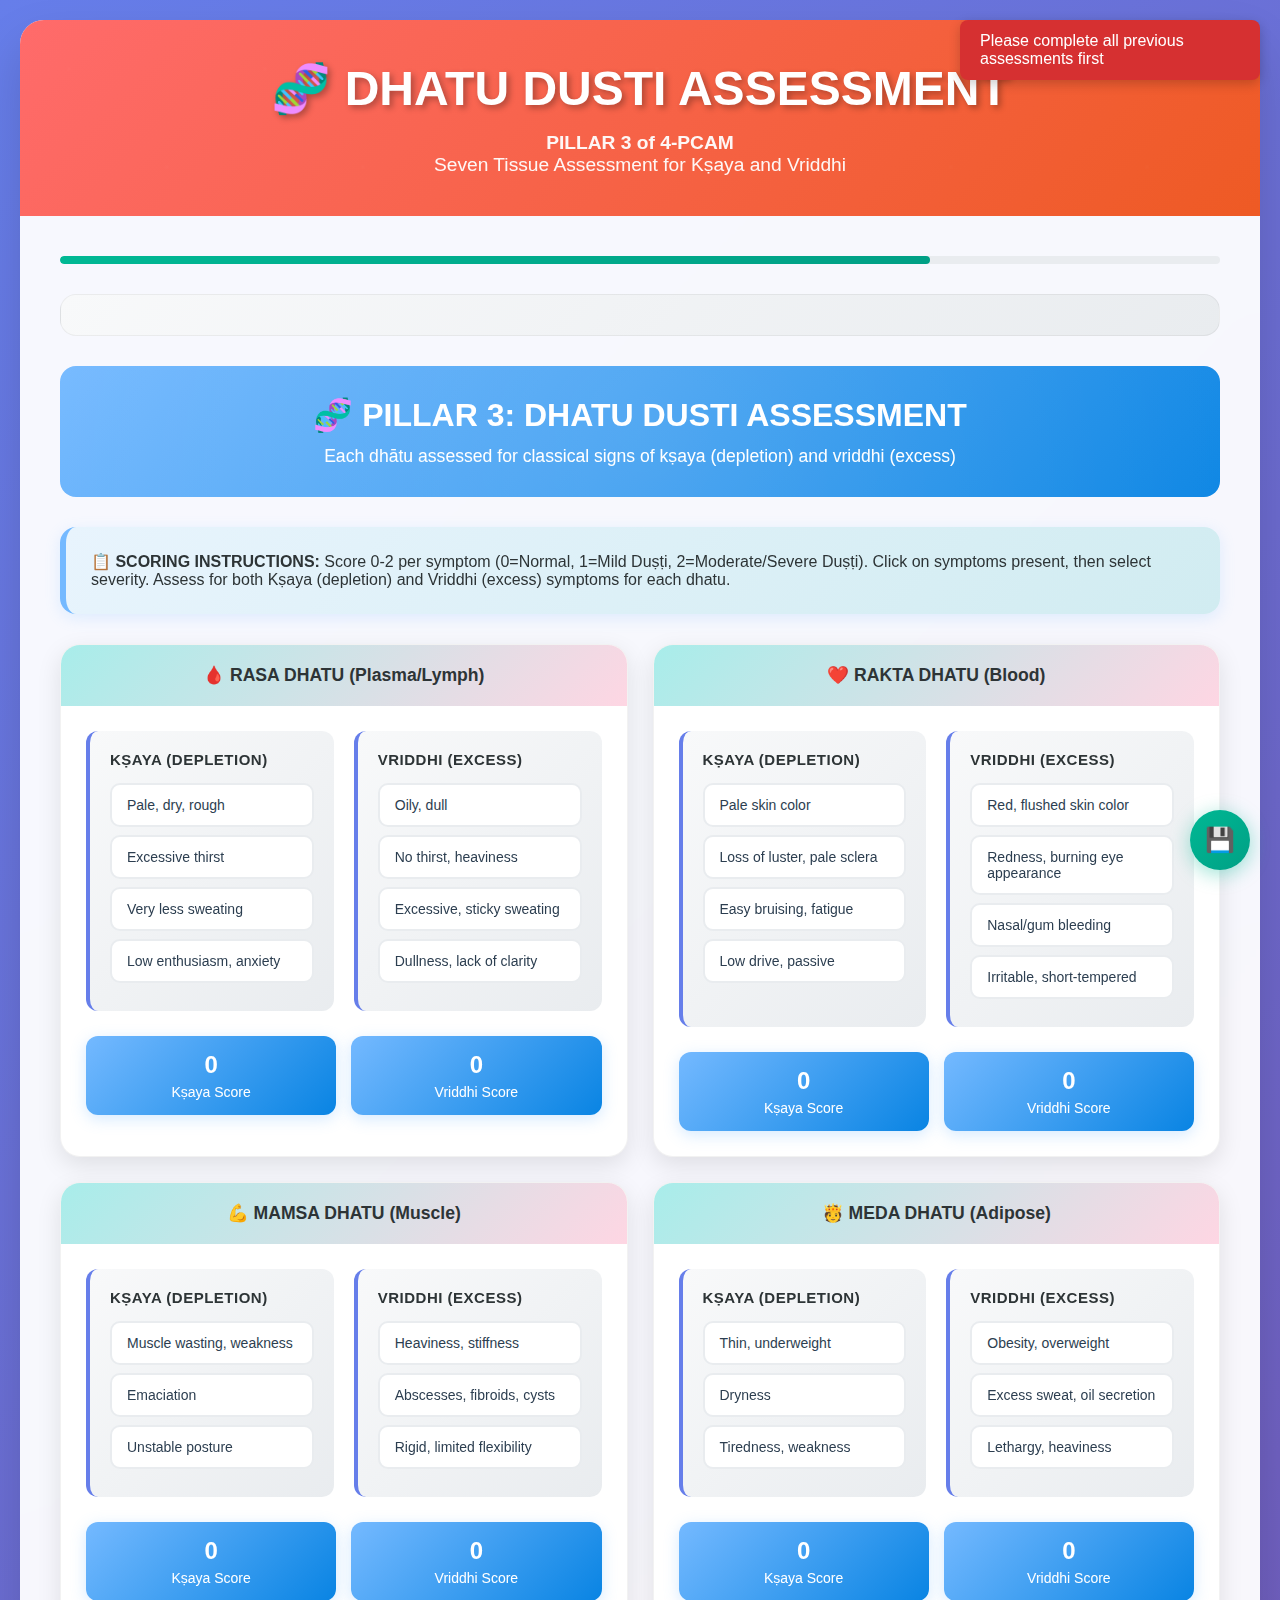
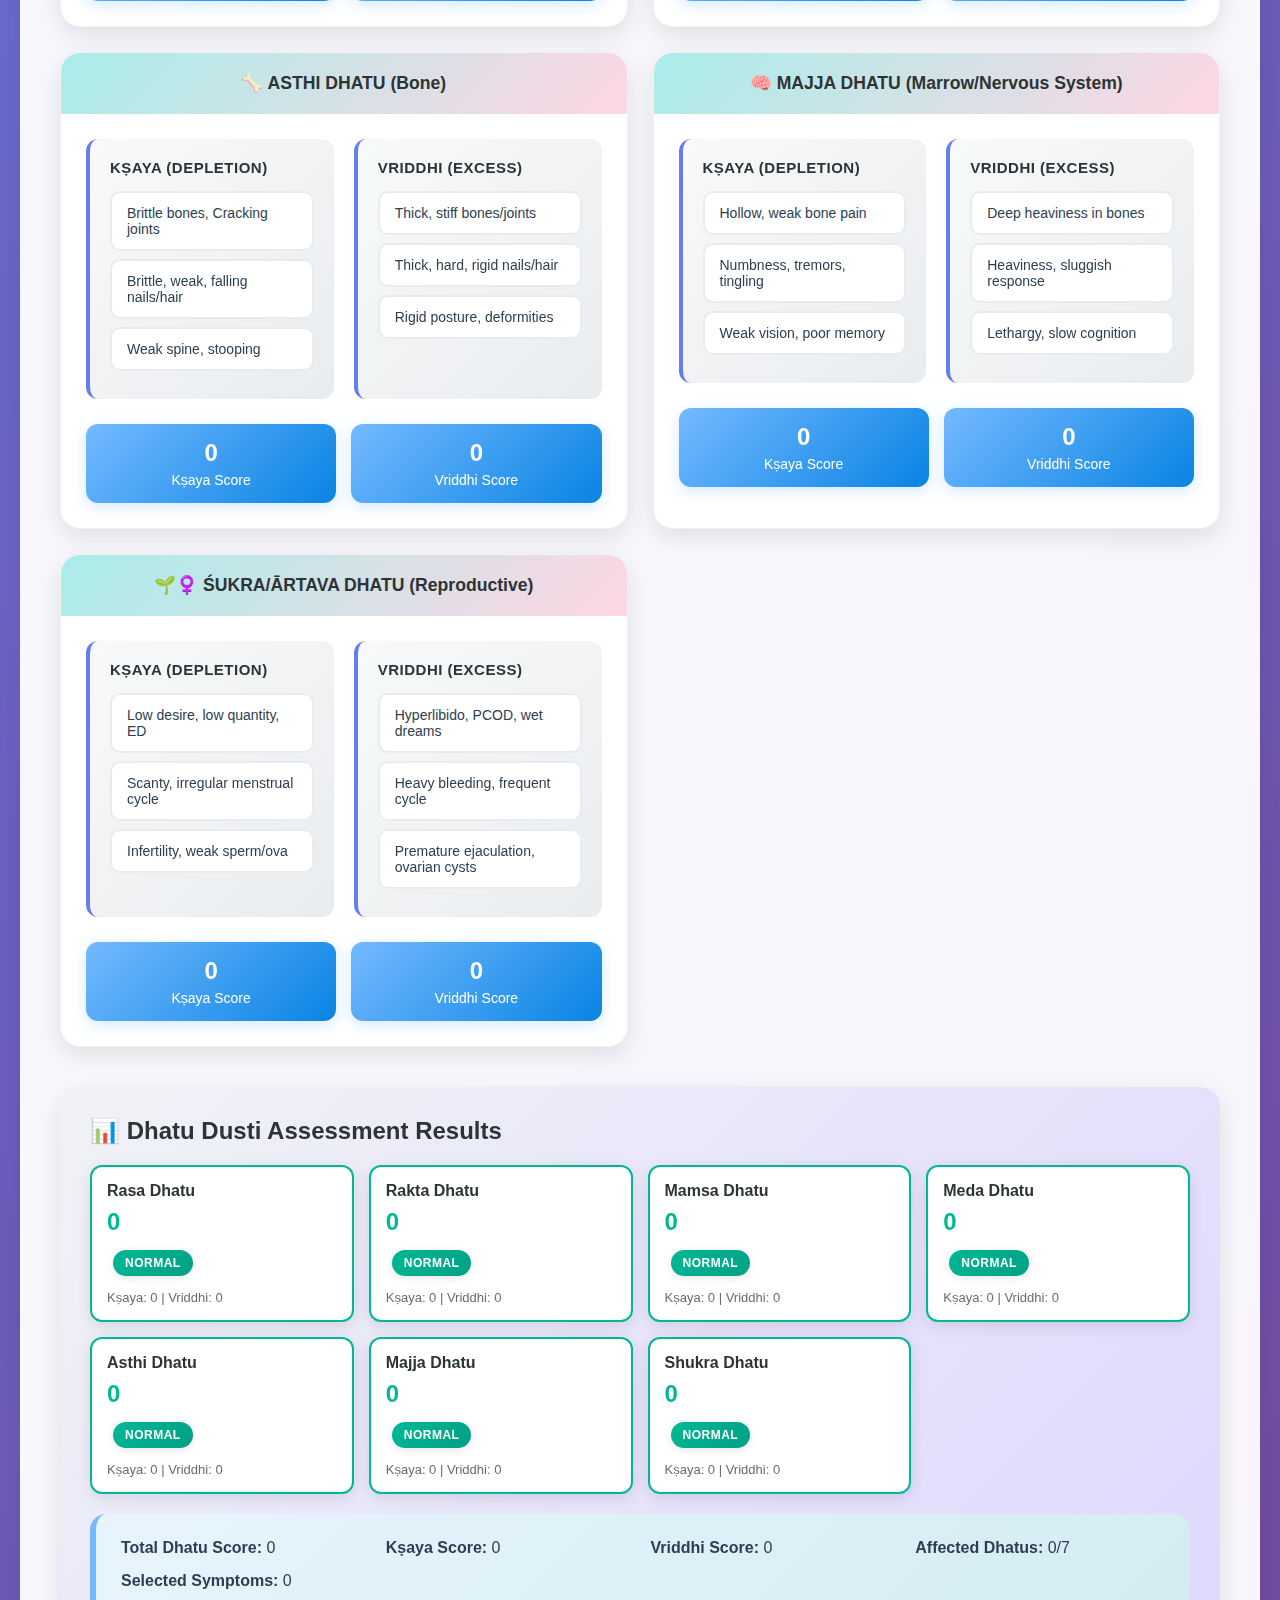
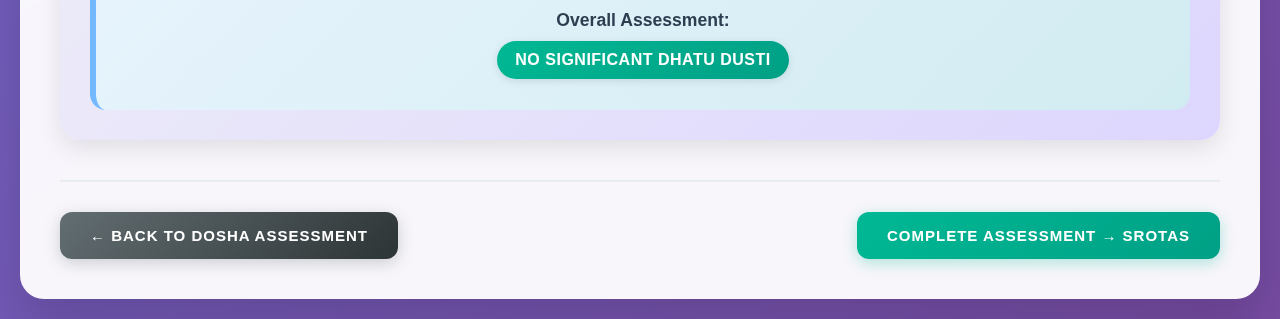
<file: dhatu-dusti.html>
<!DOCTYPE html>
<html lang="en">
<head>
    <meta charset="UTF-8">
    <meta name="viewport" content="width=device-width, initial-scale=1.0">
    <title>Dhatu Dusti Assessment - 4-PCAM</title>
    <style>
        * {
            margin: 0;
            padding: 0;
            box-sizing: border-box;
        }

        body {
            font-family: -apple-system, BlinkMacSystemFont, 'Segoe UI', Roboto, Oxygen, Ubuntu, Cantarell, sans-serif;
            background: linear-gradient(135deg, #667eea 0%, #764ba2 100%);
            min-height: 100vh;
            padding: 20px;
            color: #2c3e50;
        }

        .container {
            max-width: 1400px;
            margin: 0 auto;
            background: rgba(255, 255, 255, 0.95);
            border-radius: 24px;
            box-shadow: 0 25px 50px rgba(0,0,0,0.15);
            overflow: hidden;
            backdrop-filter: blur(10px);
        }

        .header {
            background: linear-gradient(135deg, #ff6b6b, #ee5a24);
            color: white;
            padding: 40px;
            text-align: center;
            position: relative;
            overflow: hidden;
        }

        .header::before {
            content: '';
            position: absolute;
            top: 0;
            left: 0;
            right: 0;
            bottom: 0;
            background: url('data:image/svg+xml,<svg xmlns="http://www.w3.org/2000/svg" viewBox="0 0 100 100"><defs><pattern id="grain" width="100" height="100" patternUnits="userSpaceOnUse"><circle cx="25" cy="25" r="1" fill="rgba(255,255,255,0.1)"/><circle cx="75" cy="75" r="1" fill="rgba(255,255,255,0.1)"/><circle cx="50" cy="10" r="0.5" fill="rgba(255,255,255,0.1)"/></pattern></defs><rect width="100" height="100" fill="url(%23grain)"/></svg>');
            opacity: 0.1;
        }

        .header h1 {
            font-size: 3em;
            margin-bottom: 15px;
            text-shadow: 3px 3px 6px rgba(0,0,0,0.3);
            position: relative;
            z-index: 1;
            font-weight: 700;
        }

        .header p {
            font-size: 1.2em;
            opacity: 0.95;
            position: relative;
            z-index: 1;
            font-weight: 500;
        }

        .content {
            padding: 40px;
        }

        .progress-bar {
            background: #e9ecef;
            border-radius: 50px;
            height: 8px;
            margin-bottom: 30px;
            overflow: hidden;
        }

        .progress-fill {
            background: linear-gradient(90deg, #00b894, #00a085);
            height: 100%;
            width: 75%;
            border-radius: 50px;
            transition: width 0.5s ease;
        }

        .assessment-header {
            background: linear-gradient(135deg, #74b9ff, #0984e3);
            color: white;
            padding: 30px;
            border-radius: 16px;
            text-align: center;
            margin-bottom: 30px;
            position: relative;
            overflow: hidden;
        }

        .assessment-header::before {
            content: '';
            position: absolute;
            top: -50%;
            left: -50%;
            width: 200%;
            height: 200%;
            background: radial-gradient(circle, rgba(255,255,255,0.1) 0%, transparent 70%);
            animation: shimmer 3s ease-in-out infinite;
        }

        @keyframes shimmer {
            0%, 100% { transform: rotate(0deg); }
            50% { transform: rotate(180deg); }
        }

        .assessment-header h3 {
            font-size: 2em;
            margin-bottom: 12px;
            position: relative;
            z-index: 1;
            font-weight: 600;
        }

        .assessment-header p {
            position: relative;
            z-index: 1;
            font-size: 1.1em;
        }

        .patient-info {
            background: linear-gradient(135deg, #f8f9fa, #e9ecef);
            padding: 20px;
            border-radius: 16px;
            margin-bottom: 30px;
            display: grid;
            grid-template-columns: repeat(auto-fit, minmax(250px, 1fr));
            gap: 20px;
            border: 1px solid rgba(0,0,0,0.05);
        }

        .patient-info-item {
            background: white;
            padding: 15px;
            border-radius: 12px;
            box-shadow: 0 2px 8px rgba(0,0,0,0.08);
        }

        .patient-info-item strong {
            color: #2d3436;
            display: block;
            margin-bottom: 5px;
        }

        .instructions {
            background: linear-gradient(135deg, #e8f4fd, #d1ecf1);
            color: #2d3436;
            padding: 25px;
            border-radius: 16px;
            margin-bottom: 30px;
            border-left: 6px solid #74b9ff;
            font-weight: 500;
            box-shadow: 0 4px 15px rgba(116, 185, 255, 0.2);
        }

        .dhatu-grid {
            display: grid;
            grid-template-columns: repeat(auto-fit, minmax(450px, 1fr));
            gap: 25px;
            margin-bottom: 40px;
        }

        .dhatu-card {
            background: white;
            border-radius: 20px;
            overflow: hidden;
            box-shadow: 0 8px 25px rgba(0,0,0,0.1);
            transition: all 0.4s cubic-bezier(0.4, 0, 0.2, 1);
            border: 1px solid rgba(0,0,0,0.05);
        }

        .dhatu-card:hover {
            transform: translateY(-8px);
            box-shadow: 0 20px 40px rgba(0,0,0,0.15);
        }

        .dhatu-header {
            background: linear-gradient(135deg, #a8edea, #fed6e3);
            padding: 20px;
            text-align: center;
            font-weight: 700;
            color: #2d3436;
            font-size: 1.1em;
            position: relative;
        }

        .dhatu-content {
            padding: 25px;
        }

        .dhatu-symptoms {
            display: grid;
            grid-template-columns: 1fr 1fr;
            gap: 20px;
            margin-bottom: 25px;
        }

        .symptom-category {
            background: linear-gradient(135deg, #f8f9fa, #e9ecef);
            padding: 20px;
            border-radius: 12px;
            border-left: 4px solid #667eea;
        }

        .symptom-category h5 {
            color: #2d3436;
            margin-bottom: 15px;
            font-size: 15px;
            font-weight: 600;
            text-transform: uppercase;
            letter-spacing: 0.5px;
        }

        .symptom-list {
            list-style: none;
            padding: 0;
        }

        .symptom-item {
            background: white;
            margin: 8px 0;
            padding: 12px 15px;
            border-radius: 10px;
            border: 2px solid #e9ecef;
            cursor: pointer;
            transition: all 0.3s cubic-bezier(0.4, 0, 0.2, 1);
            font-size: 14px;
            position: relative;
            user-select: none;
        }

        .symptom-item:hover {
            background: linear-gradient(135deg, #e3f2fd, #f3e5f5);
            border-color: #667eea;
            transform: translateX(5px);
        }

        .symptom-item.selected {
            background: linear-gradient(135deg, #667eea, #764ba2);
            color: white;
            border-color: #667eea;
            transform: scale(1.02);
            box-shadow: 0 4px 15px rgba(102, 126, 234, 0.3);
        }

        .severity-controls {
            display: none;
            justify-content: center;
            gap: 8px;
            margin-top: 12px;
            flex-wrap: wrap;
        }

        .symptom-item.selected .severity-controls {
            display: flex;
        }

        .severity-btn {
            background: rgba(255,255,255,0.2);
            border: 2px solid rgba(255,255,255,0.3);
            color: white;
            padding: 6px 12px;
            border-radius: 8px;
            cursor: pointer;
            font-size: 12px;
            transition: all 0.3s ease;
            min-width: 30px;
            font-weight: 600;
        }

        .severity-btn:hover {
            background: rgba(255,255,255,0.3);
            border-color: rgba(255,255,255,0.6);
            transform: scale(1.1);
        }

        .severity-btn.active {
            background: rgba(255,255,255,0.9);
            color: #667eea;
            border-color: white;
            transform: scale(1.15);
        }

        .dhatu-scores {
            display: grid;
            grid-template-columns: 1fr 1fr;
            gap: 15px;
            margin-top: 20px;
        }

        .score-display {
            background: linear-gradient(135deg, #74b9ff, #0984e3);
            color: white;
            padding: 15px;
            border-radius: 12px;
            text-align: center;
            font-size: 14px;
            box-shadow: 0 4px 15px rgba(116, 185, 255, 0.3);
        }

        .score-value {
            font-size: 24px;
            font-weight: 800;
            display: block;
            margin-bottom: 5px;
        }

        .selected-dhatu-symptoms {
            background: linear-gradient(135deg, #fff3cd, #ffeaa7);
            padding: 25px;
            border-radius: 16px;
            margin: 25px 0;
            border-left: 6px solid #ffc107;
            box-shadow: 0 4px 15px rgba(255, 193, 7, 0.2);
        }

        .selected-dhatu-symptoms h5 {
            color: #856404;
            margin-bottom: 15px;
            font-size: 1.2em;
            font-weight: 600;
        }

        .dhatu-symptom-summary {
            display: grid;
            grid-template-columns: repeat(auto-fit, minmax(320px, 1fr));
            gap: 20px;
        }

        .dhatu-summary-card {
            background: white;
            padding: 18px;
            border-radius: 12px;
            border: 1px solid #ffeaa7;
            box-shadow: 0 2px 10px rgba(0,0,0,0.05);
        }

        .dhatu-summary-card h6 {
            color: #856404;
            margin-bottom: 12px;
            font-size: 16px;
            font-weight: 700;
        }

        .summary-symptom {
            background: linear-gradient(135deg, #f8f9fa, #e9ecef);
            padding: 8px 12px;
            margin: 6px 0;
            border-radius: 8px;
            font-size: 13px;
            border-left: 4px solid #667eea;
        }

        .results-section {
            background: linear-gradient(135deg, #f1f2f6, #ddd6fe);
            padding: 30px;
            border-radius: 20px;
            margin-top: 30px;
            box-shadow: 0 8px 25px rgba(0,0,0,0.1);
        }

        .results-section h4 {
            color: #2d3436;
            margin-bottom: 20px;
            font-size: 1.5em;
            font-weight: 600;
        }

        .severity-indicator {
            display: inline-block;
            padding: 10px 18px;
            border-radius: 25px;
            font-weight: 700;
            margin: 6px;
            font-size: 14px;
            text-transform: uppercase;
            letter-spacing: 0.5px;
            box-shadow: 0 2px 8px rgba(0,0,0,0.1);
        }

        .normal { 
            background: linear-gradient(135deg, #00b894, #00a085); 
            color: white; 
        }
        .mild { 
            background: linear-gradient(135deg, #fdcb6e, #f39c12); 
            color: #2d3436; 
        }
        .moderate { 
            background: linear-gradient(135deg, #e17055, #d63031); 
            color: white; 
        }
        .severe { 
            background: linear-gradient(135deg, #d63031, #a71e34); 
            color: white; 
        }

        .nav-buttons {
            display: flex;
            justify-content: space-between;
            align-items: center;
            margin-top: 40px;
            padding-top: 30px;
            border-top: 2px solid #e9ecef;
            gap: 20px;
        }

        .btn {
            padding: 15px 30px;
            border: none;
            border-radius: 12px;
            cursor: pointer;
            font-weight: 700;
            transition: all 0.4s cubic-bezier(0.4, 0, 0.2, 1);
            font-size: 15px;
            text-transform: uppercase;
            letter-spacing: 1px;
            text-decoration: none;
            display: inline-block;
            position: relative;
            overflow: hidden;
        }

        .btn::before {
            content: '';
            position: absolute;
            top: 0;
            left: -100%;
            width: 100%;
            height: 100%;
            background: linear-gradient(90deg, transparent, rgba(255,255,255,0.3), transparent);
            transition: left 0.6s;
        }

        .btn:hover::before {
            left: 100%;
        }

        .btn:hover {
            transform: translateY(-3px) scale(1.02);
            box-shadow: 0 10px 25px rgba(0,0,0,0.2);
        }

        .btn:active {
            transform: translateY(-1px) scale(0.98);
        }

        .btn-primary {
            background: linear-gradient(135deg, #00b894, #00a085);
            color: white;
            box-shadow: 0 4px 15px rgba(0, 184, 148, 0.3);
        }

        .btn-secondary {
            background: linear-gradient(135deg, #636e72, #2d3436);
            color: white;
            box-shadow: 0 4px 15px rgba(99, 110, 114, 0.3);
        }

        .btn:disabled {
            background: #ddd;
            color: #999;
            cursor: not-allowed;
            transform: none;
            box-shadow: none;
        }

        .btn:disabled::before {
            display: none;
        }

        .btn:disabled:hover {
            transform: none;
            box-shadow: none;
        }

        .floating-save {
            position: fixed;
            bottom: 30px;
            right: 30px;
            background: linear-gradient(135deg, #00b894, #00a085);
            color: white;
            border: none;
            border-radius: 50%;
            width: 60px;
            height: 60px;
            font-size: 24px;
            cursor: pointer;
            box-shadow: 0 4px 20px rgba(0, 184, 148, 0.4);
            transition: all 0.3s ease;
            z-index: 1000;
        }

        .floating-save:hover {
            transform: scale(1.1);
            box-shadow: 0 6px 25px rgba(0, 184, 148, 0.5);
        }

        @media (max-width: 1200px) {
            .dhatu-grid {
                grid-template-columns: 1fr;
            }
        }

        @media (max-width: 768px) {
            .container {
                margin: 10px;
                border-radius: 16px;
            }
            
            .header {
                padding: 30px 20px;
            }
            
            .header h1 {
                font-size: 2.2em;
            }
            
            .content {
                padding: 20px;
            }
            
            .dhatu-symptoms {
                grid-template-columns: 1fr;
            }
            
            .nav-buttons {
                flex-direction: column;
                gap: 15px;
            }
            
            .patient-info {
                grid-template-columns: 1fr;
            }
            
            .dhatu-symptom-summary {
                grid-template-columns: 1fr;
            }
            
            .floating-save {
                bottom: 20px;
                right: 20px;
                width: 50px;
                height: 50px;
                font-size: 20px;
            }
        }

        /* Loading animation */
        .loading {
            display: inline-block;
            width: 20px;
            height: 20px;
            border: 3px solid #f3f3f3;
            border-top: 3px solid #667eea;
            border-radius: 50%;
            animation: spin 1s linear infinite;
        }

        @keyframes spin {
            0% { transform: rotate(0deg); }
            100% { transform: rotate(360deg); }
        }

        /* Smooth scrolling */
        html {
            scroll-behavior: smooth;
        }

        /* Custom scrollbar */
        ::-webkit-scrollbar {
            width: 12px;
        }

        ::-webkit-scrollbar-track {
            background: #f1f1f1;
            border-radius: 10px;
        }

        ::-webkit-scrollbar-thumb {
            background: linear-gradient(135deg, #667eea, #764ba2);
            border-radius: 10px;
        }

        ::-webkit-scrollbar-thumb:hover {
            background: linear-gradient(135deg, #764ba2, #667eea);
        }
    </style>
</head>
<body>
    <div class="container">
        <div class="header">
            <h1>🧬 DHATU DUSTI ASSESSMENT</h1>
            <p><strong>PILLAR 3 of 4-PCAM</strong></p>
            <p>Seven Tissue Assessment for Kṣaya and Vriddhi</p>
        </div>

        <div class="content">
            <div class="progress-bar">
                <div class="progress-fill"></div>
            </div>

            <div class="patient-info" id="patient-info">
                <!-- Patient info will be loaded here -->
            </div>

            <div class="assessment-header">
                <h3>🧬 PILLAR 3: DHATU DUSTI ASSESSMENT</h3>
                <p>Each dhātu assessed for classical signs of kṣaya (depletion) and vriddhi (excess)</p>
            </div>

            <div class="instructions">
                <strong>📋 SCORING INSTRUCTIONS:</strong> Score 0-2 per symptom (0=Normal, 1=Mild Duṣṭi, 2=Moderate/Severe Duṣṭi). Click on symptoms present, then select severity. Assess for both Kṣaya (depletion) and Vriddhi (excess) symptoms for each dhatu.
            </div>

            <div class="dhatu-grid">
                <div class="dhatu-card">
                    <div class="dhatu-header">
                        <h4>🩸 RASA DHATU (Plasma/Lymph)</h4>
                    </div>
                    <div class="dhatu-content">
                        <div class="dhatu-symptoms">
                            <div class="symptom-category">
                                <h5>Kṣaya (Depletion)</h5>
                                <ul class="symptom-list">
                                    <li class="symptom-item" data-dhatu="rasa" data-type="kshaya" data-symptom="Pale, dry, rough">
                                        Pale, dry, rough
                                        <div class="severity-controls">
                                            <button class="severity-btn" data-score="1">1</button>
                                            <button class="severity-btn" data-score="2">2</button>
                                        </div>
                                    </li>
                                    <li class="symptom-item" data-dhatu="rasa" data-type="kshaya" data-symptom="Excessive thirst">
                                        Excessive thirst
                                        <div class="severity-controls">
                                            <button class="severity-btn" data-score="1">1</button>
                                            <button class="severity-btn" data-score="2">2</button>
                                        </div>
                                    </li>
                                    <li class="symptom-item" data-dhatu="rasa" data-type="kshaya" data-symptom="Very less sweating">
                                        Very less sweating
                                        <div class="severity-controls">
                                            <button class="severity-btn" data-score="1">1</button>
                                            <button class="severity-btn" data-score="2">2</button>
                                        </div>
                                    </li>
                                    <li class="symptom-item" data-dhatu="rasa" data-type="kshaya" data-symptom="Low enthusiasm, anxiety">
                                        Low enthusiasm, anxiety
                                        <div class="severity-controls">
                                            <button class="severity-btn" data-score="1">1</button>
                                            <button class="severity-btn" data-score="2">2</button>
                                        </div>
                                    </li>
                                </ul>
                            </div>
                            <div class="symptom-category">
                                <h5>Vriddhi (Excess)</h5>
                                <ul class="symptom-list">
                                    <li class="symptom-item" data-dhatu="rasa" data-type="vriddhi" data-symptom="Oily, dull">
                                        Oily, dull
                                        <div class="severity-controls">
                                            <button class="severity-btn" data-score="1">1</button>
                                            <button class="severity-btn" data-score="2">2</button>
                                        </div>
                                    </li>
                                    <li class="symptom-item" data-dhatu="rasa" data-type="vriddhi" data-symptom="No thirst, heaviness">
                                        No thirst, heaviness
                                        <div class="severity-controls">
                                            <button class="severity-btn" data-score="1">1</button>
                                            <button class="severity-btn" data-score="2">2</button>
                                        </div>
                                    </li>
                                    <li class="symptom-item" data-dhatu="rasa" data-type="vriddhi" data-symptom="Excessive, sticky sweating">
                                        Excessive, sticky sweating
                                        <div class="severity-controls">
                                            <button class="severity-btn" data-score="1">1</button>
                                            <button class="severity-btn" data-score="2">2</button>
                                        </div>
                                    </li>
                                    <li class="symptom-item" data-dhatu="rasa" data-type="vriddhi" data-symptom="Dullness, lack of clarity">
                                        Dullness, lack of clarity
                                        <div class="severity-controls">
                                            <button class="severity-btn" data-score="1">1</button>
                                            <button class="severity-btn" data-score="2">2</button>
                                        </div>
                                    </li>
                                </ul>
                            </div>
                        </div>
                        <div class="dhatu-scores">
                            <div class="score-display">
                                <span class="score-value" id="rasa-kshaya-score">0</span>
                                Kṣaya Score
                            </div>
                            <div class="score-display">
                                <span class="score-value" id="rasa-vriddhi-score">0</span>
                                Vriddhi Score
                            </div>
                        </div>
                    </div>
                </div>

                <div class="dhatu-card">
                    <div class="dhatu-header">
                        <h4>❤️ RAKTA DHATU (Blood)</h4>
                    </div>
                    <div class="dhatu-content">
                        <div class="dhatu-symptoms">
                            <div class="symptom-category">
                                <h5>Kṣaya (Depletion)</h5>
                                <ul class="symptom-list">
                                    <li class="symptom-item" data-dhatu="rakta" data-type="kshaya" data-symptom="Pale skin color">
                                        Pale skin color
                                        <div class="severity-controls">
                                            <button class="severity-btn" data-score="1">1</button>
                                            <button class="severity-btn" data-score="2">2</button>
                                        </div>
                                    </li>
                                    <li class="symptom-item" data-dhatu="rakta" data-type="kshaya" data-symptom="Loss of luster, pale sclera">
                                        Loss of luster, pale sclera
                                        <div class="severity-controls">
                                            <button class="severity-btn" data-score="1">1</button>
                                            <button class="severity-btn" data-score="2">2</button>
                                        </div>
                                    </li>
                                    <li class="symptom-item" data-dhatu="rakta" data-type="kshaya" data-symptom="Easy bruising, fatigue">
                                        Easy bruising, fatigue
                                        <div class="severity-controls">
                                            <button class="severity-btn" data-score="1">1</button>
                                            <button class="severity-btn" data-score="2">2</button>
                                        </div>
                                    </li>
                                    <li class="symptom-item" data-dhatu="rakta" data-type="kshaya" data-symptom="Low drive, passive">
                                        Low drive, passive
                                        <div class="severity-controls">
                                            <button class="severity-btn" data-score="1">1</button>
                                            <button class="severity-btn" data-score="2">2</button>
                                        </div>
                                    </li>
                                </ul>
                            </div>
                            <div class="symptom-category">
                                <h5>Vriddhi (Excess)</h5>
                                <ul class="symptom-list">
                                    <li class="symptom-item" data-dhatu="rakta" data-type="vriddhi" data-symptom="Red, flushed skin color">
                                        Red, flushed skin color
                                        <div class="severity-controls">
                                            <button class="severity-btn" data-score="1">1</button>
                                            <button class="severity-btn" data-score="2">2</button>
                                        </div>
                                    </li>
                                    <li class="symptom-item" data-dhatu="rakta" data-type="vriddhi" data-symptom="Redness, burning eye appearance">
                                        Redness, burning eye appearance
                                        <div class="severity-controls">
                                            <button class="severity-btn" data-score="1">1</button>
                                            <button class="severity-btn" data-score="2">2</button>
                                        </div>
                                    </li>
                                    <li class="symptom-item" data-dhatu="rakta" data-type="vriddhi" data-symptom="Nasal/gum bleeding">
                                        Nasal/gum bleeding
                                        <div class="severity-controls">
                                            <button class="severity-btn" data-score="1">1</button>
                                            <button class="severity-btn" data-score="2">2</button>
                                        </div>
                                    </li>
                                    <li class="symptom-item" data-dhatu="rakta" data-type="vriddhi" data-symptom="Irritable, short-tempered">
                                        Irritable, short-tempered
                                        <div class="severity-controls">
                                            <button class="severity-btn" data-score="1">1</button>
                                            <button class="severity-btn" data-score="2">2</button>
                                        </div>
                                    </li>
                                </ul>
                            </div>
                        </div>
                        <div class="dhatu-scores">
                            <div class="score-display">
                                <span class="score-value" id="rakta-kshaya-score">0</span>
                                Kṣaya Score
                            </div>
                            <div class="score-display">
                                <span class="score-value" id="rakta-vriddhi-score">0</span>
                                Vriddhi Score
                            </div>
                        </div>
                    </div>
                </div>

                <div class="dhatu-card">
                    <div class="dhatu-header">
                        <h4>💪 MAMSA DHATU (Muscle)</h4>
                    </div>
                    <div class="dhatu-content">
                        <div class="dhatu-symptoms">
                            <div class="symptom-category">
                                <h5>Kṣaya (Depletion)</h5>
                                <ul class="symptom-list">
                                    <li class="symptom-item" data-dhatu="mamsa" data-type="kshaya" data-symptom="Muscle wasting, weakness">
                                        Muscle wasting, weakness
                                        <div class="severity-controls">
                                            <button class="severity-btn" data-score="1">1</button>
                                            <button class="severity-btn" data-score="2">2</button>
                                        </div>
                                    </li>
                                    <li class="symptom-item" data-dhatu="mamsa" data-type="kshaya" data-symptom="Emaciation">
                                        Emaciation
                                        <div class="severity-controls">
                                            <button class="severity-btn" data-score="1">1</button>
                                            <button class="severity-btn" data-score="2">2</button>
                                        </div>
                                    </li>
                                    <li class="symptom-item" data-dhatu="mamsa" data-type="kshaya" data-symptom="Unstable posture">
                                        Unstable posture
                                        <div class="severity-controls">
                                            <button class="severity-btn" data-score="1">1</button>
                                            <button class="severity-btn" data-score="2">2</button>
                                        </div>
                                    </li>
                                </ul>
                            </div>
                            <div class="symptom-category">
                                <h5>Vriddhi (Excess)</h5>
                                <ul class="symptom-list">
                                    <li class="symptom-item" data-dhatu="mamsa" data-type="vriddhi" data-symptom="Heaviness, stiffness">
                                        Heaviness, stiffness
                                        <div class="severity-controls">
                                            <button class="severity-btn" data-score="1">1</button>
                                            <button class="severity-btn" data-score="2">2</button>
                                        </div>
                                    </li>
                                    <li class="symptom-item" data-dhatu="mamsa" data-type="vriddhi" data-symptom="Abscesses, fibroids, cysts">
                                        Abscesses, fibroids, cysts
                                        <div class="severity-controls">
                                            <button class="severity-btn" data-score="1">1</button>
                                            <button class="severity-btn" data-score="2">2</button>
                                        </div>
                                    </li>
                                    <li class="symptom-item" data-dhatu="mamsa" data-type="vriddhi" data-symptom="Rigid, limited flexibility">
                                        Rigid, limited flexibility
                                        <div class="severity-controls">
                                            <button class="severity-btn" data-score="1">1</button>
                                            <button class="severity-btn" data-score="2">2</button>
                                        </div>
                                    </li>
                                </ul>
                            </div>
                        </div>
                        <div class="dhatu-scores">
                            <div class="score-display">
                                <span class="score-value" id="mamsa-kshaya-score">0</span>
                                Kṣaya Score
                            </div>
                            <div class="score-display">
                                <span class="score-value" id="mamsa-vriddhi-score">0</span>
                                Vriddhi Score
                            </div>
                        </div>
                    </div>
                </div>

                <div class="dhatu-card">
                    <div class="dhatu-header">
                        <h4>🫅 MEDA DHATU (Adipose)</h4>
                    </div>
                    <div class="dhatu-content">
                        <div class="dhatu-symptoms">
                            <div class="symptom-category">
                                <h5>Kṣaya (Depletion)</h5>
                                <ul class="symptom-list">
                                    <li class="symptom-item" data-dhatu="meda" data-type="kshaya" data-symptom="Thin, underweight">
                                        Thin, underweight
                                        <div class="severity-controls">
                                            <button class="severity-btn" data-score="1">1</button>
                                            <button class="severity-btn" data-score="2">2</button>
                                        </div>
                                    </li>
                                    <li class="symptom-item" data-dhatu="meda" data-type="kshaya" data-symptom="Dryness">
                                        Dryness
                                        <div class="severity-controls">
                                            <button class="severity-btn" data-score="1">1</button>
                                            <button class="severity-btn" data-score="2">2</button>
                                        </div>
                                    </li>
                                    <li class="symptom-item" data-dhatu="meda" data-type="kshaya" data-symptom="Tiredness, weakness">
                                        Tiredness, weakness
                                        <div class="severity-controls">
                                            <button class="severity-btn" data-score="1">1</button>
                                            <button class="severity-btn" data-score="2">2</button>
                                        </div>
                                    </li>
                                </ul>
                            </div>
                            <div class="symptom-category">
                                <h5>Vriddhi (Excess)</h5>
                                <ul class="symptom-list">
                                    <li class="symptom-item" data-dhatu="meda" data-type="vriddhi" data-symptom="Obesity, overweight">
                                        Obesity, overweight
                                        <div class="severity-controls">
                                            <button class="severity-btn" data-score="1">1</button>
                                            <button class="severity-btn" data-score="2">2</button>
                                        </div>
                                    </li>
                                    <li class="symptom-item" data-dhatu="meda" data-type="vriddhi" data-symptom="Excess sweat, oil secretion">
                                        Excess sweat, oil secretion
                                        <div class="severity-controls">
                                            <button class="severity-btn" data-score="1">1</button>
                                            <button class="severity-btn" data-score="2">2</button>
                                        </div>
                                    </li>
                                    <li class="symptom-item" data-dhatu="meda" data-type="vriddhi" data-symptom="Lethargy, heaviness">
                                        Lethargy, heaviness
                                        <div class="severity-controls">
                                            <button class="severity-btn" data-score="1">1</button>
                                            <button class="severity-btn" data-score="2">2</button>
                                        </div>
                                    </li>
                                </ul>
                            </div>
                        </div>
                        <div class="dhatu-scores">
                            <div class="score-display">
                                <span class="score-value" id="meda-kshaya-score">0</span>
                                Kṣaya Score
                            </div>
                            <div class="score-display">
                                <span class="score-value" id="meda-vriddhi-score">0</span>
                                Vriddhi Score
                            </div>
                        </div>
                    </div>
                </div>

                <div class="dhatu-card">
                    <div class="dhatu-header">
                        <h4>🦴 ASTHI DHATU (Bone)</h4>
                    </div>
                    <div class="dhatu-content">
                        <div class="dhatu-symptoms">
                            <div class="symptom-category">
                                <h5>Kṣaya (Depletion)</h5>
                                <ul class="symptom-list">
                                    <li class="symptom-item" data-dhatu="asthi" data-type="kshaya" data-symptom="Brittle bones, Cracking joints">
                                        Brittle bones, Cracking joints
                                        <div class="severity-controls">
                                            <button class="severity-btn" data-score="1">1</button>
                                            <button class="severity-btn" data-score="2">2</button>
                                        </div>
                                    </li>
                                    <li class="symptom-item" data-dhatu="asthi" data-type="kshaya" data-symptom="Brittle, weak, falling nails/hair">
                                        Brittle, weak, falling nails/hair
                                        <div class="severity-controls">
                                            <button class="severity-btn" data-score="1">1</button>
                                            <button class="severity-btn" data-score="2">2</button>
                                        </div>
                                    </li>
                                    <li class="symptom-item" data-dhatu="asthi" data-type="kshaya" data-symptom="Weak spine, stooping">
                                        Weak spine, stooping
                                        <div class="severity-controls">
                                            <button class="severity-btn" data-score="1">1</button>
                                            <button class="severity-btn" data-score="2">2</button>
                                        </div>
                                    </li>
                                </ul>
                            </div>
                            <div class="symptom-category">
                                <h5>Vriddhi (Excess)</h5>
                                <ul class="symptom-list">
                                    <li class="symptom-item" data-dhatu="asthi" data-type="vriddhi" data-symptom="Thick, stiff bones/joints">
                                        Thick, stiff bones/joints
                                        <div class="severity-controls">
                                            <button class="severity-btn" data-score="1">1</button>
                                            <button class="severity-btn" data-score="2">2</button>
                                        </div>
                                    </li>
                                    <li class="symptom-item" data-dhatu="asthi" data-type="vriddhi" data-symptom="Thick, hard, rigid nails/hair">
                                        Thick, hard, rigid nails/hair
                                        <div class="severity-controls">
                                            <button class="severity-btn" data-score="1">1</button>
                                            <button class="severity-btn" data-score="2">2</button>
                                        </div>
                                    </li>
                                    <li class="symptom-item" data-dhatu="asthi" data-type="vriddhi" data-symptom="Rigid posture, deformities">
                                        Rigid posture, deformities
                                        <div class="severity-controls">
                                            <button class="severity-btn" data-score="1">1</button>
                                            <button class="severity-btn" data-score="2">2</button>
                                        </div>
                                    </li>
                                </ul>
                            </div>
                        </div>
                        <div class="dhatu-scores">
                            <div class="score-display">
                                <span class="score-value" id="asthi-kshaya-score">0</span>
                                Kṣaya Score
                            </div>
                            <div class="score-display">
                                <span class="score-value" id="asthi-vriddhi-score">0</span>
                                Vriddhi Score
                            </div>
                        </div>
                    </div>
                </div>
                
                <div class="dhatu-card">
                    <div class="dhatu-header">
                        <h4>🧠 MAJJA DHATU (Marrow/Nervous System)</h4>
                    </div>
                    <div class="dhatu-content">
                        <div class="dhatu-symptoms">
                            <div class="symptom-category">
                                <h5>Kṣaya (Depletion)</h5>
                                <ul class="symptom-list">
                                    <li class="symptom-item" data-dhatu="majja" data-type="kshaya" data-symptom="Hollow, weak bone pain">
                                        Hollow, weak bone pain
                                        <div class="severity-controls">
                                            <button class="severity-btn" data-score="1">1</button>
                                            <button class="severity-btn" data-score="2">2</button>
                                        </div>
                                    </li>
                                    <li class="symptom-item" data-dhatu="majja" data-type="kshaya" data-symptom="Numbness, tremors, tingling">
                                        Numbness, tremors, tingling
                                        <div class="severity-controls">
                                            <button class="severity-btn" data-score="1">1</button>
                                            <button class="severity-btn" data-score="2">2</button>
                                        </div>
                                    </li>
                                    <li class="symptom-item" data-dhatu="majja" data-type="kshaya" data-symptom="Weak vision, poor memory">
                                        Weak vision, poor memory
                                        <div class="severity-controls">
                                            <button class="severity-btn" data-score="1">1</button>
                                            <button class="severity-btn" data-score="2">2</button>
                                        </div>
                                    </li>
                                </ul>
                            </div>
                            <div class="symptom-category">
                                <h5>Vriddhi (Excess)</h5>
                                <ul class="symptom-list">
                                    <li class="symptom-item" data-dhatu="majja" data-type="vriddhi" data-symptom="Deep heaviness in bones">
                                        Deep heaviness in bones
                                        <div class="severity-controls">
                                            <button class="severity-btn" data-score="1">1</button>
                                            <button class="severity-btn" data-score="2">2</button>
                                        </div>
                                    </li>
                                    <li class="symptom-item" data-dhatu="majja" data-type="vriddhi" data-symptom="Heaviness, sluggish response">
                                        Heaviness, sluggish response
                                        <div class="severity-controls">
                                            <button class="severity-btn" data-score="1">1</button>
                                            <button class="severity-btn" data-score="2">2</button>
                                        </div>
                                    </li>
                                    <li class="symptom-item" data-dhatu="majja" data-type="vriddhi" data-symptom="Lethargy, slow cognition">
                                        Lethargy, slow cognition
                                        <div class="severity-controls">
                                            <button class="severity-btn" data-score="1">1</button>
                                            <button class="severity-btn" data-score="2">2</button>
                                        </div>
                                    </li>
                                </ul>
                            </div>
                        </div>
                        <div class="dhatu-scores">
                            <div class="score-display">
                                <span class="score-value" id="majja-kshaya-score">0</span>
                                Kṣaya Score
                            </div>
                            <div class="score-display">
                                <span class="score-value" id="majja-vriddhi-score">0</span>
                                Vriddhi Score
                            </div>
                        </div>
                    </div>
                </div>

                <div class="dhatu-card">
                    <div class="dhatu-header">
                        <h4>🌱♀️ ŚUKRA/ĀRTAVA DHATU (Reproductive)</h4>
                    </div>
                    <div class="dhatu-content">
                        <div class="dhatu-symptoms">
                            <div class="symptom-category">
                                <h5>Kṣaya (Depletion)</h5>
                                <ul class="symptom-list">
                                    <li class="symptom-item" data-dhatu="shukra" data-type="kshaya" data-symptom="Low desire, low quantity, ED">
                                        Low desire, low quantity, ED
                                        <div class="severity-controls">
                                            <button class="severity-btn" data-score="1">1</button>
                                            <button class="severity-btn" data-score="2">2</button>
                                        </div>
                                    </li>
                                    <li class="symptom-item" data-dhatu="shukra" data-type="kshaya" data-symptom="Scanty, irregular menstrual cycle">
                                        Scanty, irregular menstrual cycle
                                        <div class="severity-controls">
                                            <button class="severity-btn" data-score="1">1</button>
                                            <button class="severity-btn" data-score="2">2</button>
                                        </div>
                                    </li>
                                    <li class="symptom-item" data-dhatu="shukra" data-type="kshaya" data-symptom="Infertility, weak sperm/ova">
                                        Infertility, weak sperm/ova
                                        <div class="severity-controls">
                                            <button class="severity-btn" data-score="1">1</button>
                                            <button class="severity-btn" data-score="2">2</button>
                                        </div>
                                    </li>
                                </ul>
                            </div>
                            <div class="symptom-category">
                                <h5>Vriddhi (Excess)</h5>
                                <ul class="symptom-list">
                                    <li class="symptom-item" data-dhatu="shukra" data-type="vriddhi" data-symptom="Hyperlibido, PCOD, wet dreams">
                                        Hyperlibido, PCOD, wet dreams
                                        <div class="severity-controls">
                                            <button class="severity-btn" data-score="1">1</button>
                                            <button class="severity-btn" data-score="2">2</button>
                                        </div>
                                    </li>
                                    <li class="symptom-item" data-dhatu="shukra" data-type="vriddhi" data-symptom="Heavy bleeding, frequent cycle">
                                        Heavy bleeding, frequent cycle
                                        <div class="severity-controls">
                                            <button class="severity-btn" data-score="1">1</button>
                                            <button class="severity-btn" data-score="2">2</button>
                                        </div>
                                    </li>
                                    <li class="symptom-item" data-dhatu="shukra" data-type="vriddhi" data-symptom="Premature ejaculation, ovarian cysts">
                                        Premature ejaculation, ovarian cysts
                                        <div class="severity-controls">
                                            <button class="severity-btn" data-score="1">1</button>
                                            <button class="severity-btn" data-score="2">2</button>
                                        </div>
                                    </li>
                                </ul>
                            </div>
                        </div>
                        <div class="dhatu-scores">
                            <div class="score-display">
                                <span class="score-value" id="shukra-kshaya-score">0</span>
                                Kṣaya Score
                            </div>
                            <div class="score-display">
                                <span class="score-value" id="shukra-vriddhi-score">0</span>
                                Vriddhi Score
                            </div>
                        </div>
                    </div>
                </div>

            </div>



            <div class="results-section">
                <h4>📊 Dhatu Dusti Assessment Results</h4>
                <div id="dhatu-results">Complete the assessment to see results...</div>
            </div>
            
            <div class="nav-buttons">
                <a href="dosha-dusti.html" class="btn btn-secondary">← Back to Dosha Assessment</a>
                <button class="btn btn-primary" id="dhatu-complete-btn" onclick="completeDhatuAssessment()" disabled>Complete Assessment → Srotas</button>
            </div>
        </div>
    </div>

    <button class="floating-save" onclick="saveDhatuData()" title="Save Progress">💾</button>

    <script>
        // Enhanced Dhatu Assessment System
        let dhatuData = {
            scores: {
                rasa: { kshaya: 0, vriddhi: 0 },
                rakta: { kshaya: 0, vriddhi: 0 },
                mamsa: { kshaya: 0, vriddhi: 0 },
                meda: { kshaya: 0, vriddhi: 0 },
                asthi: { kshaya: 0, vriddhi: 0 },
                majja: { kshaya: 0, vriddhi: 0 },
                shukra: { kshaya: 0, vriddhi: 0 }
            },
            selectedSymptoms: {
                rasa: { kshaya: [], vriddhi: [] },
                rakta: { kshaya: [], vriddhi: [] },
                mamsa: { kshaya: [], vriddhi: [] },
                meda: { kshaya: [], vriddhi: [] },
                asthi: { kshaya: [], vriddhi: [] },
                majja: { kshaya: [], vriddhi: [] },
                shukra: { kshaya: [], vriddhi: [] }
            },
            completed: false,
            timestamp: null
        };

        let patientData = {};
        let agniData = {};
        let doshaData = {};
        
        document.addEventListener('DOMContentLoaded', () => {
            console.log('🚀 Initializing Enhanced Dhatu Assessment...');
            showLoadingState();
            
            setTimeout(() => {
                loadPreviousData();
                setupEventListeners();
                loadPreviousDhatuData();
                updateDisplay();
                hideLoadingState();
                
                // Smooth entrance animation
                document.querySelector('.container').style.opacity = '0';
                document.querySelector('.container').style.transform = 'translateY(20px)';
                setTimeout(() => {
                    document.querySelector('.container').style.transition = 'all 0.6s ease';
                    document.querySelector('.container').style.opacity = '1';
                    document.querySelector('.container').style.transform = 'translateY(0)';
                }, 100);
            }, 500);
        });

        function showLoadingState() {
            const resultsEl = document.getElementById('dhatu-results');
            resultsEl.innerHTML = '<div style="text-align: center; padding: 20px;"><div class="loading"></div><br>Loading assessment...</div>';
        }

        function hideLoadingState() {
            // Loading complete - results will be updated by updateDisplay()
        }

        function loadPreviousData() {
            try {
                // Load combined data
                const combined = localStorage.getItem('4pcam_combined_data');
                if (combined) {
                    const data = JSON.parse(combined);
                    patientData = data.patient || {};
                    agniData = data.agni || {};
                    doshaData = data.dosha || {};
                    console.log('✅ Combined data loaded successfully');
                    displayPatientInfo();
                }

                // Validate prerequisites
                if (!patientData.name || !agniData.completed || !doshaData.completed) {
                    showError('Please complete all previous assessments first');
                    setTimeout(() => {
                        window.location.href = 'index.html';
                    }, 2000);
                    return false;
                }
                return true;
            } catch (error) {
                console.error('❌ Error loading previous data:', error);
                showError('Error loading previous assessments');
                return false;
            }
        }

        function displayPatientInfo() {
            const infoEl = document.getElementById('patient-info');
            if (!patientData.name) return;

            const agniStatus = getAgniStatus();
            const doshaStatus = getDoshaStatus();
            
            infoEl.innerHTML = `
                <div class="patient-info-item">
                    <strong>Patient Name</strong>
                    ${patientData.name}
                </div>
                <div class="patient-info-item">
                    <strong>Age/Sex</strong>
                    ${patientData.ageSex}
                </div>
                <div class="patient-info-item">
                    <strong>Assessment Date</strong>
                    ${patientData.assessmentDate}
                </div>
                <div class="patient-info-item">
                    <strong>Chief Complaints</strong>
                    ${patientData.complaints.substring(0, 60)}${patientData.complaints.length > 60 ? '...' : ''}
                </div>
                <div class="patient-info-item">
                    <strong>Agni Status</strong>
                    <span class="severity-indicator ${getAgniSeverityClass()}">${agniStatus}</span>
                </div>
                <div class="patient-info-item">
                    <strong>Dosha Status</strong>
                    <span class="severity-indicator ${getDoshaSeverityClass()}">${doshaStatus}</span>
                </div>
            `;

            // Animate patient info cards
            setTimeout(() => {
                document.querySelectorAll('.patient-info-item').forEach((item, index) => {
                    item.style.opacity = '0';
                    item.style.transform = 'translateY(10px)';
                    setTimeout(() => {
                        item.style.transition = 'all 0.4s ease';
                        item.style.opacity = '1';
                        item.style.transform = 'translateY(0)';
                    }, index * 100);
                });
            }, 200);
        }

        function getAgniStatus() {
            if (!agniData.completed) return 'Not completed';
            const totalDusti = (agniData.vishama || 0) + (agniData.tikshna || 0) + (agniData.manda || 0);
            if (totalDusti === 0) return 'Sama Agni';
            if (totalDusti <= 4) return 'Mild Agni Dusti';
            if (totalDusti <= 6) return 'Moderate Agni Dusti';
            return 'Severe Agni Dusti';
        }

        function getDoshaStatus() {
            if (!doshaData.completed) return 'Not completed';
            const vScore = doshaData.vata || 0;
            const pScore = doshaData.pitta || 0;
            const kScore = doshaData.kapha || 0;
            const maxScore = Math.max(vScore, pScore, kScore);
            
            if (maxScore === 0) return 'Balanced Constitution';
            if (maxScore === vScore) return `Vata Dominant (${vScore})`;
            if (maxScore === pScore) return `Pitta Dominant (${pScore})`;
            if (maxScore === kScore) return `Kapha Dominant (${kScore})`;
            return 'Balanced Constitution';
        }

        function getAgniSeverityClass() {
            const totalDusti = (agniData.vishama || 0) + (agniData.tikshna || 0) + (agniData.manda || 0);
            if (totalDusti === 0) return 'normal';
            if (totalDusti <= 4) return 'mild';
            if (totalDusti <= 6) return 'moderate';
            return 'severe';
        }

        function getDoshaSeverityClass() {
            const maxScore = Math.max(doshaData.vata || 0, doshaData.pitta || 0, doshaData.kapha || 0);
            if (maxScore === 0) return 'normal';
            if (maxScore <= 3) return 'mild';
            if (maxScore <= 6) return 'moderate';
            return 'severe';
        }

        function setupEventListeners() {
            // Symptom selection listeners
            document.querySelectorAll('.symptom-item').forEach(item => {
                item.addEventListener('click', (e) => {
                    if (e.target.classList.contains('severity-btn')) return;
                    handleSymptomClick(item);
                });
            });

            // Severity button listeners
            document.querySelectorAll('.severity-btn').forEach(btn => {
                btn.addEventListener('click', (e) => {
                    e.stopPropagation();
                    handleSeverityClick(btn);
                });
            });

            // Keyboard shortcuts
            document.addEventListener('keydown', handleKeyboardShortcuts);

            // Auto-save on visibility change
            document.addEventListener('visibilitychange', () => {
                if (document.hidden) {
                    saveDhatuData();
                }
            });

            console.log('✅ Event listeners setup complete');
        }

        function handleSymptomClick(item) {
            const dhatu = item.dataset.dhatu;
            const type = item.dataset.type;
            const symptom = item.dataset.symptom;

            // Add click animation
            item.style.transform = 'scale(0.95)';
            setTimeout(() => {
                item.style.transform = '';
            }, 150);

            if (item.classList.contains('selected')) {
                // Deselect
                item.classList.remove('selected');
                item.querySelectorAll('.severity-btn').forEach(btn => btn.classList.remove('active'));
                removeSymptom(dhatu, type, symptom);
                showToast(`Removed: ${symptom}`, 'info');
            } else {
                // Select with default severity 1
                item.classList.add('selected');
                const defaultBtn = item.querySelector('.severity-btn[data-score="1"]');
                if (defaultBtn) {
                    defaultBtn.classList.add('active');
                }
                addSymptom(dhatu, type, symptom, 1);
                showToast(`Added: ${symptom} (Mild)`, 'success');
            }
            
            updateDisplay();
            saveDhatuData();
        }

        function handleSeverityClick(btn) {
            const item = btn.closest('.symptom-item');
            const dhatu = item.dataset.dhatu;
            const type = item.dataset.type;
            const symptom = item.dataset.symptom;
            const severity = parseInt(btn.dataset.score);

            // Add button animation
            btn.style.transform = 'scale(1.2)';
            setTimeout(() => {
                btn.style.transform = '';
            }, 200);

            // Update button states
            item.querySelectorAll('.severity-btn').forEach(b => b.classList.remove('active'));
            btn.classList.add('active');

            // Update symptom severity
            updateSymptomSeverity(dhatu, type, symptom, severity);
            
            const severityText = severity === 1 ? 'Mild' : 'Moderate/Severe';
            showToast(`Updated: ${symptom} (${severityText})`, 'success');
            
            updateDisplay();
            saveDhatuData();
        }

        function addSymptom(dhatu, type, symptom, severity) {
            // Remove existing symptom if present
            removeSymptom(dhatu, type, symptom);
            
            // Add new symptom
            dhatuData.selectedSymptoms[dhatu][type].push({
                symptom: symptom,
                severity: severity,
                severityText: severity === 1 ? 'Mild' : 'Moderate/Severe'
            });

            // Update scores
            dhatuData.scores[dhatu][type] += severity;
        }

        function removeSymptom(dhatu, type, symptom) {
            const symptoms = dhatuData.selectedSymptoms[dhatu][type];
            const index = symptoms.findIndex(s => s.symptom === symptom);
            
            if (index !== -1) {
                // Subtract from score
                dhatuData.scores[dhatu][type] -= symptoms[index].severity;
                // Ensure score doesn't go negative
                if (dhatuData.scores[dhatu][type] < 0) {
                    dhatuData.scores[dhatu][type] = 0;
                }
                // Remove from array
                symptoms.splice(index, 1);
            }
        }

        function updateSymptomSeverity(dhatu, type, symptom, newSeverity) {
            const symptoms = dhatuData.selectedSymptoms[dhatu][type];
            const symptomObj = symptoms.find(s => s.symptom === symptom);
            
            if (symptomObj) {
                // Update score
                dhatuData.scores[dhatu][type] = dhatuData.scores[dhatu][type] - symptomObj.severity + newSeverity;
                // Update symptom
                symptomObj.severity = newSeverity;
                symptomObj.severityText = newSeverity === 1 ? 'Mild' : 'Moderate/Severe';
            }
        }

        function loadPreviousDhatuData() {
            try {
                const saved = localStorage.getItem('4pcam_dhatu_data');
                if (saved) {
                    const data = JSON.parse(saved);
                    dhatuData = { ...dhatuData, ...data };
                    restoreSelections();
                    console.log('✅ Previous dhatu data loaded successfully');
                    showToast('Previous assessment data loaded', 'info');
                }
            } catch (error) {
                console.error('❌ Error loading previous dhatu data:', error);
                showError('Error loading previous dhatu data');
            }
        }

        function restoreSelections() {
            Object.keys(dhatuData.selectedSymptoms).forEach(dhatu => {
                ['kshaya', 'vriddhi'].forEach(type => {
                    dhatuData.selectedSymptoms[dhatu][type].forEach(symptomObj => {
                        const item = document.querySelector(`[data-dhatu="${dhatu}"][data-type="${type}"][data-symptom="${symptomObj.symptom}"]`);
                        if (item) {
                            item.classList.add('selected');
                            const btn = item.querySelector(`[data-score="${symptomObj.severity}"]`);
                            if (btn) {
                                item.querySelectorAll('.severity-btn').forEach(b => b.classList.remove('active'));
                                btn.classList.add('active');
                            }
                        }
                    });
                });
            });
        }

        function updateDisplay() {
            // Update score displays with animation
            Object.keys(dhatuData.scores).forEach(dhatu => {
                ['kshaya', 'vriddhi'].forEach(type => {
                    const scoreEl = document.getElementById(`${dhatu}-${type}-score`);
                    if (scoreEl) {
                        const newScore = dhatuData.scores[dhatu][type];
                        const currentScore = parseInt(scoreEl.textContent) || 0;
                        
                        if (newScore !== currentScore) {
                            animateScoreChange(scoreEl, currentScore, newScore);
                        }
                    }
                });
            });

            // Update results
            updateResults();

            // Update completion button
            updateCompletionButton();

            // Update progress bar
            updateProgressBar();
        }

        function animateScoreChange(element, fromScore, toScore) {
            element.style.transform = 'scale(1.2)';
            element.style.color = '#ff6b6b';
            
            setTimeout(() => {
                element.textContent = toScore;
                element.style.transform = 'scale(1)';
                element.style.color = '';
            }, 200);
        }



        function updateResults() {
            let resultsHTML = '<div style="display: grid; grid-template-columns: repeat(auto-fit, minmax(220px, 1fr)); gap: 15px; margin-bottom: 20px;">';
            
            let totalKshaya = 0;
            let totalVriddhi = 0;
            let affectedDhatus = 0;
            let kshayaDhatus = [];
            let vriddhiDhatus = [];

            Object.keys(dhatuData.scores).forEach(dhatu => {
                const kshayaScore = dhatuData.scores[dhatu].kshaya;
                const vriddhiScore = dhatuData.scores[dhatu].vriddhi;
                const totalScore = kshayaScore + vriddhiScore;
                
                totalKshaya += kshayaScore;
                totalVriddhi += vriddhiScore;
                
                if (totalScore > 0) affectedDhatus++;

                // Determine dominant pattern for this dhatu
                let dominantPattern = '';
                let patternColor = '#6c757d';
                if (kshayaScore > vriddhiScore && kshayaScore > 0) {
                    dominantPattern = 'Kṣaya';
                    patternColor = '#e17055';
                    kshayaDhatus.push({
                        name: dhatu.charAt(0).toUpperCase() + dhatu.slice(1),
                        score: kshayaScore
                    });
                } else if (vriddhiScore > kshayaScore && vriddhiScore > 0) {
                    dominantPattern = 'Vriddhi';
                    patternColor = '#74b9ff';
                    vriddhiDhatus.push({
                        name: dhatu.charAt(0).toUpperCase() + dhatu.slice(1),
                        score: vriddhiScore
                    });
                } else if (kshayaScore === vriddhiScore && kshayaScore > 0) {
                    dominantPattern = 'Mixed';
                    patternColor = '#f39c12';
                }

                let severity = 'normal';
                let severityText = 'Normal';
                
                if (totalScore >= 1 && totalScore <= 2) {
                    severity = 'mild';
                    severityText = 'Mild Duṣṭi';
                } else if (totalScore >= 3 && totalScore <= 4) {
                    severity = 'moderate';
                    severityText = 'Moderate Duṣṭi';
                } else if (totalScore >= 5) {
                    severity = 'severe';
                    severityText = 'Severe Duṣṭi';
                }

                resultsHTML += `
                    <div style="background: white; padding: 15px; border-radius: 12px; border: 2px solid ${getSeverityColor(severity)}; box-shadow: 0 4px 15px rgba(0,0,0,0.1);">
                        <strong style="color: #2d3436; font-size: 16px;">${dhatu.charAt(0).toUpperCase() + dhatu.slice(1)} Dhatu</strong>
                        <div style="margin: 8px 0;">
                            <span style="font-size: 24px; font-weight: 800; color: ${getSeverityColor(severity)};">${totalScore}</span>
                        </div>
                        <div class="severity-indicator ${severity}" style="font-size: 12px; padding: 6px 12px;">${severityText}</div>
                        ${dominantPattern ? `
                            <div style="margin-top: 8px; padding: 4px 8px; background: ${patternColor}; color: white; border-radius: 6px; font-size: 12px; font-weight: 600; text-align: center;">
                                ${dominantPattern}
                            </div>
                        ` : ''}
                        <div style="margin-top: 8px; font-size: 13px; color: #636e72;">
                            Kṣaya: ${kshayaScore} | Vriddhi: ${vriddhiScore}
                        </div>
                    </div>
                `;
            });
            
            resultsHTML += '</div>';

            const totalScore = totalKshaya + totalVriddhi;
            let overallSeverity = 'normal';
            let overallText = 'No significant dhatu dusti';
            
            if (totalScore >= 1 && totalScore <= 7) {
                overallSeverity = 'mild';
                overallText = 'Mild overall dhatu imbalance';
            } else if (totalScore >= 8 && totalScore <= 14) {
                overallSeverity = 'moderate';
                overallText = 'Moderate dhatu dysfunction';
            } else if (totalScore >= 15) {
                overallSeverity = 'severe';
                overallText = 'Severe dhatu pathology';
            }

            const totalSymptoms = Object.values(dhatuData.selectedSymptoms).reduce((total, dhatu) => 
                total + dhatu.kshaya.length + dhatu.vriddhi.length, 0);

            // Build pattern summary
            let patternSummary = '';
            if (kshayaDhatus.length > 0 || vriddhiDhatus.length > 0) {
                patternSummary = '<div style="display: grid; grid-template-columns: repeat(auto-fit, minmax(250px, 1fr)); gap: 15px; margin: 15px 0;">';
                
                if (kshayaDhatus.length > 0) {
                    const sortedKshaya = kshayaDhatus.sort((a, b) => b.score - a.score);
                    patternSummary += `
                        <div style="background: linear-gradient(135deg, #ffe5d9, #f3d1cc); padding: 15px; border-radius: 12px; border-left: 4px solid #e17055;">
                            <h6 style="color: #a74a2c; margin-bottom: 10px; font-weight: 700;">🔽 KṢAYA (Depletion) DHATUS</h6>
                            ${sortedKshaya.map(dhatu => `
                                <div style="background: rgba(255,255,255,0.7); margin: 4px 0; padding: 6px 10px; border-radius: 6px; font-size: 13px;">
                                    ${dhatu.name} (Score: ${dhatu.score})
                                </div>
                            `).join('')}
                        </div>
                    `;
                }
                
                if (vriddhiDhatus.length > 0) {
                    const sortedVriddhi = vriddhiDhatus.sort((a, b) => b.score - a.score);
                    patternSummary += `
                        <div style="background: linear-gradient(135deg, #e3f2fd, #d1ecf1); padding: 15px; border-radius: 12px; border-left: 4px solid #74b9ff;">
                            <h6 style="color: #2980b9; margin-bottom: 10px; font-weight: 700;">🔼 VRIDDHI (Excess) DHATUS</h6>
                            ${sortedVriddhi.map(dhatu => `
                                <div style="background: rgba(255,255,255,0.7); margin: 4px 0; padding: 6px 10px; border-radius: 6px; font-size: 13px;">
                                    ${dhatu.name} (Score: ${dhatu.score})
                                </div>
                            `).join('')}
                        </div>
                    `;
                }
                
                patternSummary += '</div>';
            }

            resultsHTML += `
                <div style="background: linear-gradient(135deg, #e8f4fd, #d1ecf1); padding: 25px; border-radius: 16px; border-left: 6px solid #74b9ff;">
                    <div style="display: grid; grid-template-columns: repeat(auto-fit, minmax(200px, 1fr)); gap: 15px; margin-bottom: 15px;">
                        <div><strong>Total Dhatu Score:</strong> ${totalScore}</div>
                        <div><strong>Kṣaya Score:</strong> ${totalKshaya}</div>
                        <div><strong>Vriddhi Score:</strong> ${totalVriddhi}</div>
                        <div><strong>Affected Dhatus:</strong> ${affectedDhatus}/7</div>
                        <div><strong>Selected Symptoms:</strong> ${totalSymptoms}</div>
                    </div>
                    
                    ${patternSummary}
                    
                    <div style="text-align: center; margin-top: 20px;">
                        <strong style="font-size: 1.1em;">Overall Assessment:</strong><br>
                        <span class="severity-indicator ${overallSeverity}" style="font-size: 16px; margin-top: 10px; display: inline-block;">${overallText}</span>
                    </div>
                </div>
            `;

            document.getElementById('dhatu-results').innerHTML = resultsHTML;
        }

        function getSeverityColor(severity) {
            const colors = {
                normal: '#00b894',
                mild: '#f39c12',
                moderate: '#e17055',
                severe: '#d63031'
            };
            return colors[severity] || '#6c757d';
        }

        function updateCompletionButton() {
            const completeBtn = document.getElementById('dhatu-complete-btn');
            const totalSymptoms = Object.values(dhatuData.selectedSymptoms).reduce((total, dhatu) => 
                total + dhatu.kshaya.length + dhatu.vriddhi.length, 0);

            completeBtn.disabled = false;
            completeBtn.style.background = 'linear-gradient(135deg, #00b894, #00a085)';
            completeBtn.style.opacity = '1';
            completeBtn.style.cursor = 'pointer';
        }

        function updateProgressBar() {
            const totalSymptoms = Object.values(dhatuData.selectedSymptoms).reduce((total, dhatu) => 
                total + dhatu.kshaya.length + dhatu.vriddhi.length, 0);
            
            const progress = Math.min(75 + (totalSymptoms > 0 ? 25 : 0), 100);
            const progressFill = document.querySelector('.progress-fill');
            progressFill.style.width = `${progress}%`;
        }

        function saveDhatuData() {
            try {
                dhatuData.timestamp = new Date().toISOString();
                localStorage.setItem('4pcam_dhatu_data', JSON.stringify(dhatuData));
                showToast('Assessment data saved successfully', 'success');
                console.log('✅ Dhatu data saved successfully');
            } catch (error) {
                console.error('❌ Error saving dhatu data:', error);
                showError('Failed to save assessment data');
            }
        }

        function completeDhatuAssessment() {
            try {
                // Mark as completed
                dhatuData.completed = true;
                dhatuData.completedAt = new Date().toISOString();
                saveDhatuData();

                // Save combined data for final report
                saveCombinedData();

                const totalScore = Object.values(dhatuData.scores).reduce((total, dhatu) => 
                    total + dhatu.kshaya + dhatu.vriddhi, 0);
                const affectedDhatus = Object.values(dhatuData.scores).filter(dhatu => 
                    dhatu.kshaya > 0 || dhatu.vriddhi > 0).length;

                // Show completion message
                showSuccess(`Dhatu assessment completed successfully!\n\nTotal Score: ${totalScore}\nAffected Dhatus: ${affectedDhatus}/7\n\nProceeding to Srotas assessment...`);
                
                setTimeout(() => {
                    window.location.href = 'sroto-dusti.html';
                }, 2000);

            } catch (error) {
                console.error('❌ Error completing dhatu assessment:', error);
                showError('Error completing assessment. Please try again.');
            }
        }

        function saveCombinedData() {
            try {
                let combinedData = {};
                
                // Load existing combined data
                const existing = localStorage.getItem('4pcam_combined_data');
                if (existing) {
                    combinedData = JSON.parse(existing);
                }

                // Update with current data
                combinedData.patient = patientData;
                combinedData.agni = agniData;
                combinedData.dosha = doshaData;
                combinedData.dhatu = dhatuData;
                combinedData.timestamp = new Date().toISOString();

                localStorage.setItem('4pcam_combined_data', JSON.stringify(combinedData));
                console.log('✅ Combined data saved successfully with dhatu assessment');
            } catch (error) {
                console.error('❌ Error saving combined data:', error);
                throw error;
            }
        }

        function handleKeyboardShortcuts(e) {
            if (e.ctrlKey || e.metaKey) {
                switch (e.key.toLowerCase()) {
                    case 's':
                        e.preventDefault();
                        saveDhatuData();
                        break;
                    case 'enter':
                        e.preventDefault();
                        if (!document.getElementById('dhatu-complete-btn').disabled) {
                            completeDhatuAssessment();
                        }
                        break;
                }
            }
            if (e.key === 'Escape') {
                if (confirm('Are you sure you want to go back? Progress will be saved.')) {
                    saveDhatuData();
                    window.location.href = 'dosha-dusti.html';
                }
            }
        }

        // Toast notification system
        function showToast(message, type = 'info') {
            const toast = document.createElement('div');
            toast.className = `toast toast-${type}`;
            toast.style.cssText = `
                position: fixed;
                top: 20px;
                right: 20px;
                background: ${getToastColor(type)};
                color: white;
                padding: 12px 20px;
                border-radius: 8px;
                box-shadow: 0 4px 12px rgba(0,0,0,0.2);
                z-index: 10000;
                font-weight: 500;
                transform: translateX(100%);
                transition: transform 0.3s ease;
                max-width: 300px;
                word-wrap: break-word;
            `;
            toast.textContent = message;
            document.body.appendChild(toast);

            setTimeout(() => {
                toast.style.transform = 'translateX(0)';
            }, 100);

            setTimeout(() => {
                toast.style.transform = 'translateX(100%)';
                setTimeout(() => {
                    document.body.removeChild(toast);
                }, 300);
            }, 3000);
        }

        function getToastColor(type) {
            const colors = {
                success: '#00b894',
                error: '#d63031',
                warning: '#f39c12',
                info: '#74b9ff'
            };
            return colors[type] || colors.info;
        }

        function showError(message) {
            showToast(message, 'error');
        }

        function showSuccess(message) {
            showToast(message, 'success');
        }

        // Auto-save functionality
        let autoSaveTimer;
        function scheduleAutoSave() {
            clearTimeout(autoSaveTimer);
            autoSaveTimer = setTimeout(() => {
                saveDhatuData();
            }, 2000);
        }

        // Schedule auto-save on data changes
        const originalAddSymptom = addSymptom;
        addSymptom = function(...args) {
            originalAddSymptom.apply(this, args);
            scheduleAutoSave();
        };

        const originalRemoveSymptom = removeSymptom;
        removeSymptom = function(...args) {
            originalRemoveSymptom.apply(this, args);
            scheduleAutoSave();
        };

        const originalUpdateSymptomSeverity = updateSymptomSeverity;
        updateSymptomSeverity = function(...args) {
            originalUpdateSymptomSeverity.apply(this, args);
            scheduleAutoSave();
        };

        // Cleanup on page unload
        window.addEventListener('beforeunload', () => {
            saveDhatuData();
        });

        console.log("✅ Enhanced Dhatu Dusti Assessment System loaded successfully!");
    </script>
</body>
</html>
</file>
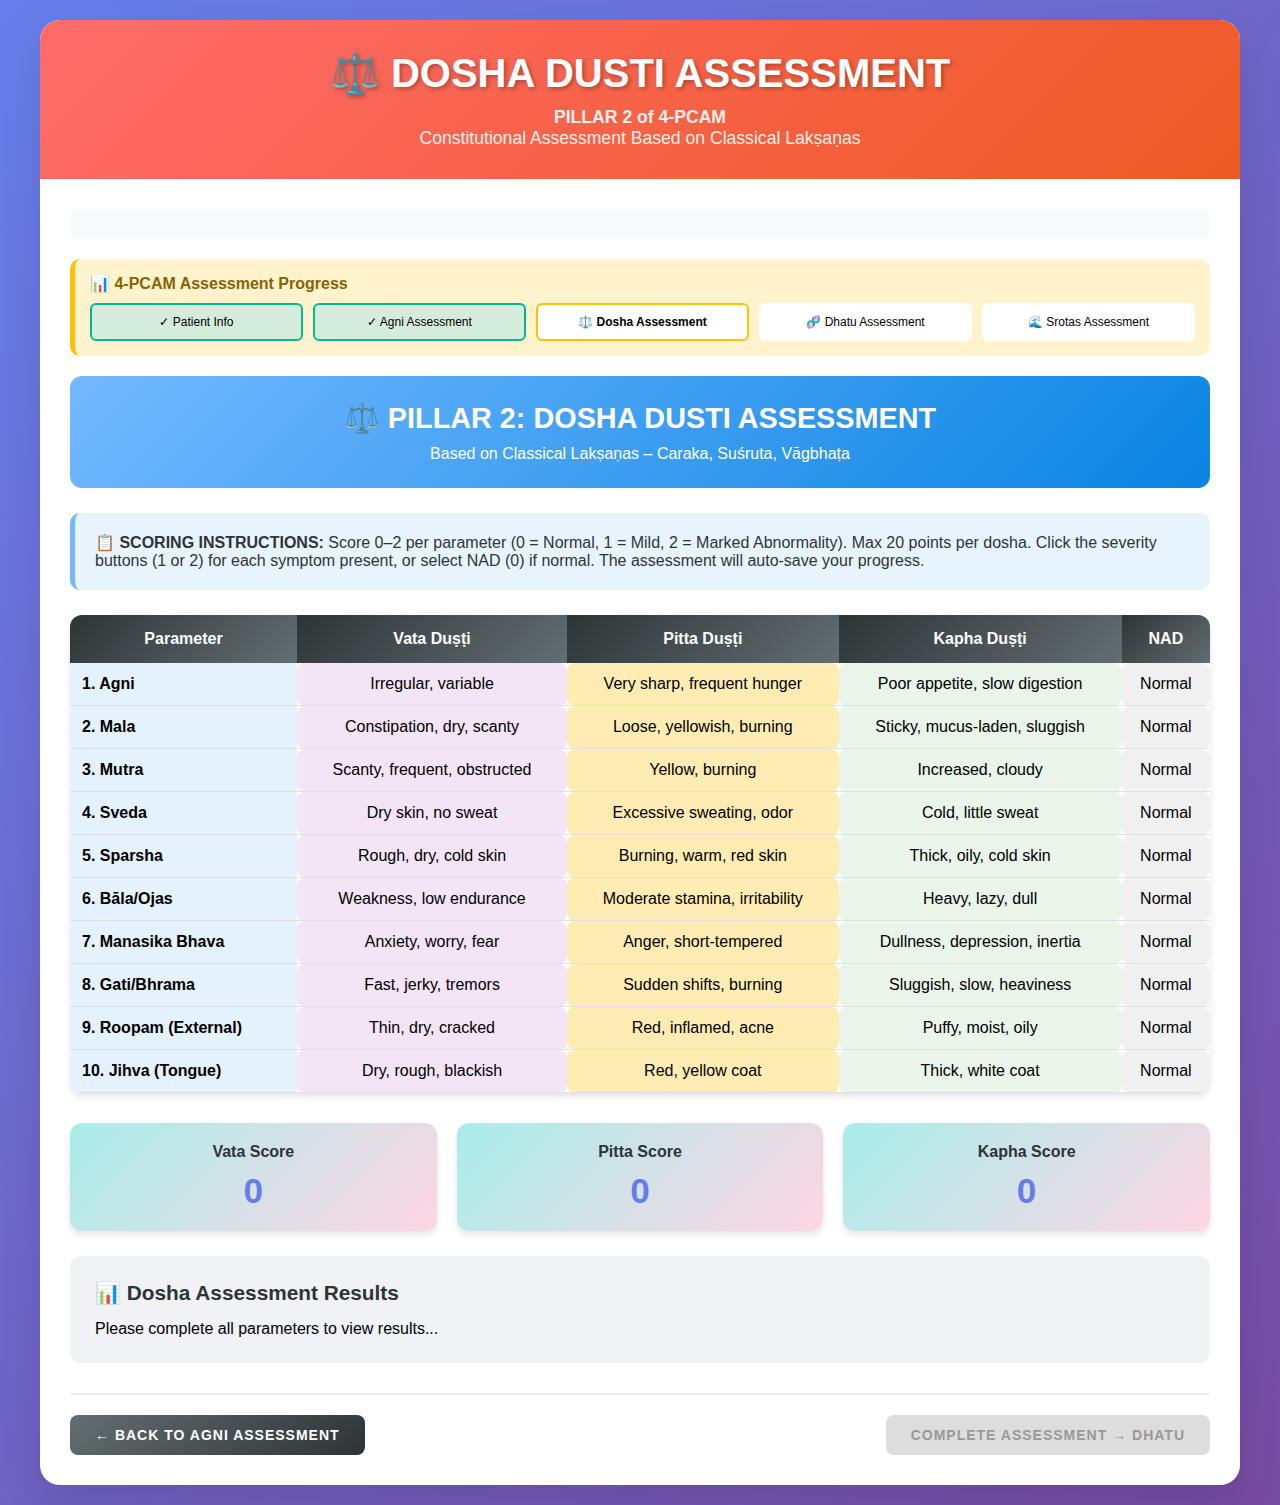
<file: dosha-dusti.html>
<!DOCTYPE html>
<html lang="en">
<head>
    <meta charset="UTF-8">
    <meta name="viewport" content="width=device-width, initial-scale=1.0">
    <title>Dosha Dusti Assessment - 4-PCAM</title>
    <style>
        * {
            margin: 0;
            padding: 0;
            box-sizing: border-box;
        }

        body {
            font-family: 'Segoe UI', Tahoma, Geneva, Verdana, sans-serif;
            background: linear-gradient(135deg, #667eea 0%, #764ba2 100%);
            min-height: 100vh;
            padding: 20px;
        }

        .container {
            max-width: 1200px;
            margin: 0 auto;
            background: white;
            border-radius: 20px;
            box-shadow: 0 20px 40px rgba(0,0,0,0.1);
            overflow: hidden;
        }

        .header {
            background: linear-gradient(135deg, #ff6b6b, #ee5a24);
            color: white;
            padding: 30px;
            text-align: center;
        }

        .header h1 {
            font-size: 2.5em;
            margin-bottom: 10px;
            text-shadow: 2px 2px 4px rgba(0,0,0,0.3);
        }

        .header p {
            font-size: 1.1em;
            opacity: 0.9;
        }

        .content {
            padding: 30px;
        }

        .assessment-header {
            background: linear-gradient(135deg, #74b9ff, #0984e3);
            color: white;
            padding: 25px;
            border-radius: 12px;
            text-align: center;
            margin-bottom: 25px;
        }

        .assessment-header h3 {
            font-size: 1.8em;
            margin-bottom: 10px;
        }

        .instructions {
            background: #e8f4fd;
            color: #2d3436;
            padding: 20px;
            border-radius: 10px;
            margin-bottom: 25px;
            border-left: 5px solid #74b9ff;
            font-weight: 500;
        }

        .patient-info {
            background: #f8f9fa;
            padding: 15px;
            border-radius: 10px;
            margin-bottom: 20px;
            display: grid;
            grid-template-columns: repeat(auto-fit, minmax(200px, 1fr));
            gap: 15px;
        }

        .progress-tracker {
            background: #fff3cd;
            padding: 15px;
            border-radius: 10px;
            margin-bottom: 20px;
            border-left: 5px solid #ffc107;
        }

        .progress-tracker h4 {
            color: #856404;
            margin-bottom: 10px;
        }

        .progress-grid {
            display: grid;
            grid-template-columns: repeat(auto-fit, minmax(150px, 1fr));
            gap: 10px;
        }

        .progress-item {
            background: white;
            padding: 10px;
            border-radius: 6px;
            text-align: center;
            font-size: 12px;
            border: 2px solid transparent;
        }

        .progress-current {
            border-color: #ffc107;
            font-weight: bold;
        }

        .progress-completed {
            background: #d4edda;
            border-color: #00b894;
        }

        .assessment-table {
            width: 100%;
            border-collapse: collapse;
            margin-bottom: 30px;
            box-shadow: 0 4px 6px rgba(0,0,0,0.1);
            border-radius: 12px;
            overflow: hidden;
        }

        .assessment-table th {
            background: linear-gradient(135deg, #2d3436, #636e72);
            color: white;
            padding: 15px;
            text-align: center;
            font-weight: 600;
        }

        .assessment-table td {
            padding: 12px;
            text-align: center;
            border-bottom: 1px solid #dee2e6;
            vertical-align: middle;
            position: relative;
        }

        .assessment-table tr:nth-child(even) {
            background: #f8f9fa;
        }

        .parameter-cell {
            background: #e3f2fd !important;
            font-weight: 600;
            text-align: left !important;
            min-width: 150px;
        }

        .clickable-cell {
            cursor: pointer;
            transition: all 0.3s;
            border-radius: 8px;
            margin: 2px;
            padding: 10px !important;
        }

        .clickable-cell.selected {
            border: 3px solid #667eea;
            background: #e3f2fd !important;
            font-weight: bold;
            transform: scale(1.02);
        }

        .vata-cell { background: #f3e5f5; }
        .pitta-cell { background: #ffecb3; }
        .kapha-cell { background: #e8f5e8; }
        .nad-cell { background: #f0f0f0; }

        .dosha-severity-controls {
            display: flex;
            justify-content: center;
            gap: 6px;
            margin-top: 8px;
        }

        .dosha-severity-btn {
            border: none;
            padding: 6px 8px;
            border-radius: 6px;
            font-weight: 600;
            cursor: pointer;
            min-width: 36px;
            box-shadow: 0 2px 6px rgba(0,0,0,0.08);
            transition: all 0.3s;
        }

        .dosha-severity-btn:hover {
            transform: translateY(-1px);
            box-shadow: 0 4px 8px rgba(0,0,0,0.15);
        }

        .dosha-severity-btn.severity-selected {
            outline: 3px solid rgba(102,126,234,0.25);
            opacity: 1 !important;
        }

        .score-summary {
            display: grid;
            grid-template-columns: repeat(auto-fit, minmax(200px, 1fr));
            gap: 20px;
            margin: 25px 0;
        }

        .score-card {
            background: linear-gradient(135deg, #a8edea, #fed6e3);
            padding: 20px;
            border-radius: 12px;
            text-align: center;
            box-shadow: 0 4px 6px rgba(0,0,0,0.1);
            transition: transform 0.3s;
        }

        .score-card:hover {
            transform: translateY(-3px);
        }

        .score-card h4 {
            color: #2d3436;
            margin-bottom: 10px;
            font-size: 1em;
        }

        .score-value {
            font-size: 2.2em;
            font-weight: bold;
            color: #667eea;
        }

        .results-section {
            background: #f1f2f6;
            padding: 25px;
            border-radius: 12px;
            margin-top: 25px;
        }

        .results-section h4 {
            color: #2d3436;
            margin-bottom: 15px;
            font-size: 1.3em;
        }

        .nav-buttons {
            display: flex;
            justify-content: space-between;
            align-items: center;
            margin-top: 30px;
            padding-top: 20px;
            border-top: 2px solid #e9ecef;
        }

        .btn {
            padding: 12px 25px;
            border: none;
            border-radius: 8px;
            cursor: pointer;
            font-weight: 600;
            transition: all 0.3s;
            font-size: 14px;
            text-transform: uppercase;
            letter-spacing: 1px;
            text-decoration: none;
            display: inline-block;
        }

        .btn:hover {
            transform: translateY(-2px);
            box-shadow: 0 4px 12px rgba(0,0,0,0.15);
        }

        .btn-primary {
            background: linear-gradient(135deg, #00b894, #00a085);
            color: white;
        }

        .btn-secondary {
            background: linear-gradient(135deg, #636e72, #2d3436);
            color: white;
        }

        .btn:disabled {
            background: #ddd;
            color: #999;
            cursor: not-allowed;
            transform: none;
        }

        .auto-save-indicator {
            position: fixed;
            top: 20px;
            right: 20px;
            background: #00b894;
            color: white;
            padding: 8px 15px;
            border-radius: 20px;
            font-size: 12px;
            font-weight: 600;
            opacity: 0;
            transition: opacity 0.3s;
            z-index: 1000;
        }

        .auto-save-indicator.show {
            opacity: 1;
        }

        @media (max-width: 768px) {
            .nav-buttons {
                flex-direction: column;
                gap: 15px;
            }
            
            .score-summary {
                grid-template-columns: repeat(2, 1fr);
            }
            
            .patient-info {
                grid-template-columns: 1fr;
            }

            .progress-grid {
                grid-template-columns: repeat(3, 1fr);
            }
        }
    </style>
</head>
<body>
    <div class="auto-save-indicator" id="auto-save-indicator">💾 Auto-saved</div>

    <div class="container">
        <div class="header">
            <h1>⚖️ DOSHA DUSTI ASSESSMENT</h1>
            <p><strong>PILLAR 2 of 4-PCAM</strong></p>
            <p>Constitutional Assessment Based on Classical Lakṣaṇas</p>
        </div>

        <div class="content">
            <div class="patient-info" id="patient-info">
                <!-- Patient info will be loaded here -->
            </div>

            <div class="progress-tracker">
                <h4>📊 4-PCAM Assessment Progress</h4>
                <div class="progress-grid">
                    <div class="progress-item progress-completed">✓ Patient Info</div>
                    <div class="progress-item progress-completed">✓ Agni Assessment</div>
                    <div class="progress-item progress-current">⚖️ Dosha Assessment</div>
                    <div class="progress-item">🧬 Dhatu Assessment</div>
                    <div class="progress-item">🌊 Srotas Assessment</div>
                </div>
            </div>

            <div class="assessment-header">
                <h3>⚖️ PILLAR 2: DOSHA DUSTI ASSESSMENT</h3>
                <p>Based on Classical Lakṣaṇas – Caraka, Suśruta, Vāgbhaṭa</p>
            </div>

            <div class="instructions">
                <strong>📋 SCORING INSTRUCTIONS:</strong> Score 0–2 per parameter (0 = Normal, 1 = Mild, 2 = Marked Abnormality). Max 20 points per dosha. Click the severity buttons (1 or 2) for each symptom present, or select NAD (0) if normal. The assessment will auto-save your progress.
            </div>

            <table class="assessment-table">
                <thead>
                    <tr>
                        <th>Parameter</th>
                        <th>Vata Duṣṭi</th>
                        <th>Pitta Duṣṭi</th>
                        <th>Kapha Duṣṭi</th>
                        <th>NAD</th>
                    </tr>
                </thead>
                <tbody>
                    <tr>
                        <td class="parameter-cell">1. Agni</td>
                        <td class="clickable-cell vata-cell" data-dosha="vata" data-parameter="agni">Irregular, variable</td>
                        <td class="clickable-cell pitta-cell" data-dosha="pitta" data-parameter="agni">Very sharp, frequent hunger</td>
                        <td class="clickable-cell kapha-cell" data-dosha="kapha" data-parameter="agni">Poor appetite, slow digestion</td>
                        <td class="clickable-cell nad-cell" data-dosha="nad" data-parameter="agni">Normal</td>
                    </tr>
                    <tr>
                        <td class="parameter-cell">2. Mala</td>
                        <td class="clickable-cell vata-cell" data-dosha="vata" data-parameter="mala">Constipation, dry, scanty</td>
                        <td class="clickable-cell pitta-cell" data-dosha="pitta" data-parameter="mala">Loose, yellowish, burning</td>
                        <td class="clickable-cell kapha-cell" data-dosha="kapha" data-parameter="mala">Sticky, mucus-laden, sluggish</td>
                        <td class="clickable-cell nad-cell" data-dosha="nad" data-parameter="mala">Normal</td>
                    </tr>
                    <tr>
                        <td class="parameter-cell">3. Mutra</td>
                        <td class="clickable-cell vata-cell" data-dosha="vata" data-parameter="mutra">Scanty, frequent, obstructed</td>
                        <td class="clickable-cell pitta-cell" data-dosha="pitta" data-parameter="mutra">Yellow, burning</td>
                        <td class="clickable-cell kapha-cell" data-dosha="kapha" data-parameter="mutra">Increased, cloudy</td>
                        <td class="clickable-cell nad-cell" data-dosha="nad" data-parameter="mutra">Normal</td>
                    </tr>
                    <tr>
                        <td class="parameter-cell">4. Sveda</td>
                        <td class="clickable-cell vata-cell" data-dosha="vata" data-parameter="sveda">Dry skin, no sweat</td>
                        <td class="clickable-cell pitta-cell" data-dosha="pitta" data-parameter="sveda">Excessive sweating, odor</td>
                        <td class="clickable-cell kapha-cell" data-dosha="kapha" data-parameter="sveda">Cold, little sweat</td>
                        <td class="clickable-cell nad-cell" data-dosha="nad" data-parameter="sveda">Normal</td>
                    </tr>
                    <tr>
                        <td class="parameter-cell">5. Sparsha</td>
                        <td class="clickable-cell vata-cell" data-dosha="vata" data-parameter="sparsha">Rough, dry, cold skin</td>
                        <td class="clickable-cell pitta-cell" data-dosha="pitta" data-parameter="sparsha">Burning, warm, red skin</td>
                        <td class="clickable-cell kapha-cell" data-dosha="kapha" data-parameter="sparsha">Thick, oily, cold skin</td>
                        <td class="clickable-cell nad-cell" data-dosha="nad" data-parameter="sparsha">Normal</td>
                    </tr>
                    <tr>
                        <td class="parameter-cell">6. Bāla/Ojas</td>
                        <td class="clickable-cell vata-cell" data-dosha="vata" data-parameter="bala">Weakness, low endurance</td>
                        <td class="clickable-cell pitta-cell" data-dosha="pitta" data-parameter="bala">Moderate stamina, irritability</td>
                        <td class="clickable-cell kapha-cell" data-dosha="kapha" data-parameter="bala">Heavy, lazy, dull</td>
                        <td class="clickable-cell nad-cell" data-dosha="nad" data-parameter="bala">Normal</td>
                    </tr>
                    <tr>
                        <td class="parameter-cell">7. Manasika Bhava</td>
                        <td class="clickable-cell vata-cell" data-dosha="vata" data-parameter="manasika">Anxiety, worry, fear</td>
                        <td class="clickable-cell pitta-cell" data-dosha="pitta" data-parameter="manasika">Anger, short-tempered</td>
                        <td class="clickable-cell kapha-cell" data-dosha="kapha" data-parameter="manasika">Dullness, depression, inertia</td>
                        <td class="clickable-cell nad-cell" data-dosha="nad" data-parameter="manasika">Normal</td>
                    </tr>
                    <tr>
                        <td class="parameter-cell">8. Gati/Bhrama</td>
                        <td class="clickable-cell vata-cell" data-dosha="vata" data-parameter="gati">Fast, jerky, tremors</td>
                        <td class="clickable-cell pitta-cell" data-dosha="pitta" data-parameter="gati">Sudden shifts, burning</td>
                        <td class="clickable-cell kapha-cell" data-dosha="kapha" data-parameter="gati">Sluggish, slow, heaviness</td>
                        <td class="clickable-cell nad-cell" data-dosha="nad" data-parameter="gati">Normal</td>
                    </tr>
                    <tr>
                        <td class="parameter-cell">9. Roopam (External)</td>
                        <td class="clickable-cell vata-cell" data-dosha="vata" data-parameter="roopam">Thin, dry, cracked</td>
                        <td class="clickable-cell pitta-cell" data-dosha="pitta" data-parameter="roopam">Red, inflamed, acne</td>
                        <td class="clickable-cell kapha-cell" data-dosha="kapha" data-parameter="roopam">Puffy, moist, oily</td>
                        <td class="clickable-cell nad-cell" data-dosha="nad" data-parameter="roopam">Normal</td>
                    </tr>
                    <tr>
                        <td class="parameter-cell">10. Jihva (Tongue)</td>
                        <td class="clickable-cell vata-cell" data-dosha="vata" data-parameter="jihva">Dry, rough, blackish</td>
                        <td class="clickable-cell pitta-cell" data-dosha="pitta" data-parameter="jihva">Red, yellow coat</td>
                        <td class="clickable-cell kapha-cell" data-dosha="kapha" data-parameter="jihva">Thick, white coat</td>
                        <td class="clickable-cell nad-cell" data-dosha="nad" data-parameter="jihva">Normal</td>
                    </tr>
                </tbody>
            </table>

            <div class="score-summary">
                <div class="score-card">
                    <h4>Vata Score</h4>
                    <div class="score-value" id="vata-score">0</div>
                </div>
                <div class="score-card">
                    <h4>Pitta Score</h4>
                    <div class="score-value" id="pitta-score">0</div>
                </div>
                <div class="score-card">
                    <h4>Kapha Score</h4>
                    <div class="score-value" id="kapha-score">0</div>
                </div>
            </div>

            <div class="results-section">
                <h4>📊 Dosha Assessment Results</h4>
                <div id="dosha-results">Please complete all parameters to view results...</div>
            </div>

            <div class="nav-buttons">
                <a href="agni-dusti.html" class="btn btn-secondary">← Back to Agni Assessment</a>
                <button class="btn btn-primary" id="dosha-complete-btn" onclick="completeDoshaAssessment()" disabled>Complete Assessment → Dhatu</button>
            </div>
        </div>
    </div>

    <script>
        // Dosha assessment data - Fixed structure
        let doshaData = {
            vata: 0,
            pitta: 0,
            kapha: 0,
            selections: {},
            completed: false,
            timestamp: null
        };

        let patientData = {};
        let agniData = {};

        // Initialize on page load
        document.addEventListener('DOMContentLoaded', function() {
            loadPreviousData();
            injectDoshaSeverityButtons();
            loadPreviousDoshaData();
            updateDisplay();
            showAutoSaveIndicator();
            
            console.log('⚖️ Fixed Dosha Dusti Assessment System loaded successfully');
        });

        function loadPreviousData() {
            // Load combined data with correct keys
            const combined = localStorage.getItem('4pcam_combined_data');
            if (combined) {
                try {
                    const data = JSON.parse(combined);
                    patientData = data.patient || {};
                    agniData = data.agni || {};
                    displayPatientInfo();
                } catch (e) {
                    console.log('Could not load combined data:', e);
                }
            }

            // Validate prerequisites
            if (!patientData.name || !agniData.completed) {
                alert('Please complete Patient Information and Agni Assessment first.');
                window.location.href = 'index.html';
                return;
            }
        }

        function displayPatientInfo() {
            const infoEl = document.getElementById('patient-info');
            if (patientData.name) {
                const agniStatus = getAgniStatusFromData();
                
                infoEl.innerHTML = `
                    <div><strong>Patient:</strong> ${patientData.name}</div>
                    <div><strong>Age/Sex:</strong> ${patientData.ageSex}</div>
                    <div><strong>Date:</strong> ${patientData.assessmentDate || 'Not specified'}</div>
                    <div><strong>Chief Complaints:</strong> ${patientData.complaints.length > 60 ? 
                        patientData.complaints.substring(0, 60) + '...' : patientData.complaints}</div>
                    <div><strong>Agni Status:</strong> ${agniStatus}</div>
                    ${patientData.patientId ? `<div><strong>ID:</strong> ${patientData.patientId}</div>` : ''}
                `;
            }
        }

        function getAgniStatusFromData() {
            if (!agniData.completed) return 'Not completed';
            
            // Use stored dominant pattern if available
            if (agniData.dominantPatternDisplay) {
                return agniData.dominantPatternDisplay;
            }
            
            // Fallback: calculate dominant pattern
            let dominantType = '';
            let maxScore = 0;
            ['vishama', 'tikshna', 'manda', 'sama'].forEach(type => {
                if ((agniData[type] || 0) > maxScore) {
                    maxScore = agniData[type] || 0;
                    dominantType = type;
                }
            });

            const patternNames = {
                vishama: 'Viṣama Agni',
                tikshna: 'Tīkṣṇa Agni', 
                manda: 'Manda Agni',
                sama: 'Sama Agni'
            };

            return maxScore > 0 ? patternNames[dominantType] : 'Assessment completed';
        }

        function injectDoshaSeverityButtons() {
            const doshaCells = document.querySelectorAll('[data-dosha]');
            doshaCells.forEach(td => {
                if (td.querySelector('.dosha-severity-controls')) return;
                
                const controls = document.createElement('div');
                controls.className = 'dosha-severity-controls';

                if (td.dataset.dosha === 'nad') {
                    // NAD column - only 0 button
                    const btn = document.createElement('button');
                    btn.type = 'button';
                    btn.className = 'dosha-severity-btn';
                    btn.dataset.score = '0';
                    btn.textContent = '0';
                    btn.style.background = '#a8e6a3';
                    btn.style.color = '#333';
                    btn.title = '0 - Normal/No abnormality detected';
                    btn.addEventListener('click', e => {
                        e.stopPropagation();
                        handleDoshaSeverityClick(td, btn);
                    });
                    controls.appendChild(btn);
                } else {
                    // Vata/Pitta/Kapha columns - 1 and 2 buttons
                    [1, 2].forEach(scoreVal => {
                        const btn = document.createElement('button');
                        btn.type = 'button';
                        btn.className = 'dosha-severity-btn';
                        btn.dataset.score = String(scoreVal);
                        btn.textContent = String(scoreVal);

                        if (scoreVal === 1) {
                            btn.style.background = '#fde68a';
                            btn.style.color = '#333';
                            btn.title = '1 - Mild abnormality';
                        } else if (scoreVal === 2) {
                            btn.style.background = '#ff8a80';
                            btn.style.color = '#333';
                            btn.title = '2 - Marked abnormality';
                        }

                        btn.addEventListener('click', e => {
                            e.stopPropagation();
                            handleDoshaSeverityClick(td, btn);
                        });

                        controls.appendChild(btn);
                    });
                }

                td.appendChild(controls);
                td.style.paddingBottom = '14px';
            });
        }

        function handleDoshaSeverityClick(tdCell, btn) {
            const dosha = tdCell.getAttribute('data-dosha');
            const parameter = tdCell.getAttribute('data-parameter');
            const score = parseInt(btn.dataset.score);

            if (!dosha || !parameter || isNaN(score)) return;

            // Clear previous selection for this parameter across all doshas
            const allCellsForParameter = document.querySelectorAll(`[data-parameter="${parameter}"]`);
            allCellsForParameter.forEach(cell => {
                cell.classList.remove('selected');
                cell.querySelectorAll('.dosha-severity-btn').forEach(b => {
                    b.classList.remove('severity-selected');
                    b.style.outline = 'none';
                    b.style.opacity = '0.9';
                });
            });

            // Remove previous scores for this parameter
            Object.keys(doshaData.selections).forEach(key => {
                if (key.endsWith(`_${parameter}`)) {
                    const prevDosha = key.split('_')[1];
                    const prevScore = parseInt(doshaData.selections[key]);
                    if (!isNaN(prevScore) && prevDosha !== 'nad') {
                        doshaData[prevDosha] = Math.max(0, (doshaData[prevDosha] || 0) - prevScore);
                    }
                    delete doshaData.selections[key];
                }
            });

            // Set new selection
            btn.classList.add('severity-selected');
            btn.style.outline = '3px solid rgba(102,126,234,0.25)';
            btn.style.opacity = '1';
            tdCell.classList.add('selected');

            // Store new selection
            const selectionKey = `dosha_${dosha}_${parameter}`;
            doshaData.selections[selectionKey] = score;

            // Update dosha score (only if not NAD)
            if (dosha !== 'nad') {
                doshaData[dosha] = (doshaData[dosha] || 0) + score;
            }

            // Update displays
            updateDisplay();
            debouncedSave();
        }

        function loadPreviousDoshaData() {
            const saved = localStorage.getItem('4pcam_dosha_data');
            if (saved) {
                try {
                    const data = JSON.parse(saved);
                    doshaData = { ...doshaData, ...data };
                    restoreSelections();
                    console.log('✅ Previous dosha data loaded');
                } catch (e) {
                    console.log('Could not load previous dosha data:', e);
                }
            }
        }

        function restoreSelections() {
            Object.keys(doshaData.selections).forEach(key => {
                const parts = key.split('_');
                if (parts.length >= 3) {
                    const dosha = parts[1];
                    const parameter = parts.slice(2).join('_');
                    const score = doshaData.selections[key];

                    const td = document.querySelector(`[data-dosha="${dosha}"][data-parameter="${parameter}"]`);
                    if (td) {
                        const btn = td.querySelector(`.dosha-severity-btn[data-score="${score}"]`);
                        if (btn) {
                            td.classList.add('selected');
                            btn.classList.add('severity-selected');
                            btn.style.outline = '3px solid rgba(102,126,234,0.25)';
                            btn.style.opacity = '1';
                        }
                    }
                }
            });
        }

        function updateDisplay() {
            // Update score cards
            document.getElementById('vata-score').textContent = doshaData.vata || 0;
            document.getElementById('pitta-score').textContent = doshaData.pitta || 0;
            document.getElementById('kapha-score').textContent = doshaData.kapha || 0;

            // Update results
            updateResults();

            // Check completion
            checkCompletion();
        }

        function updateResults() {
            const vScore = doshaData.vata || 0;
            const pScore = doshaData.pitta || 0;
</file>
